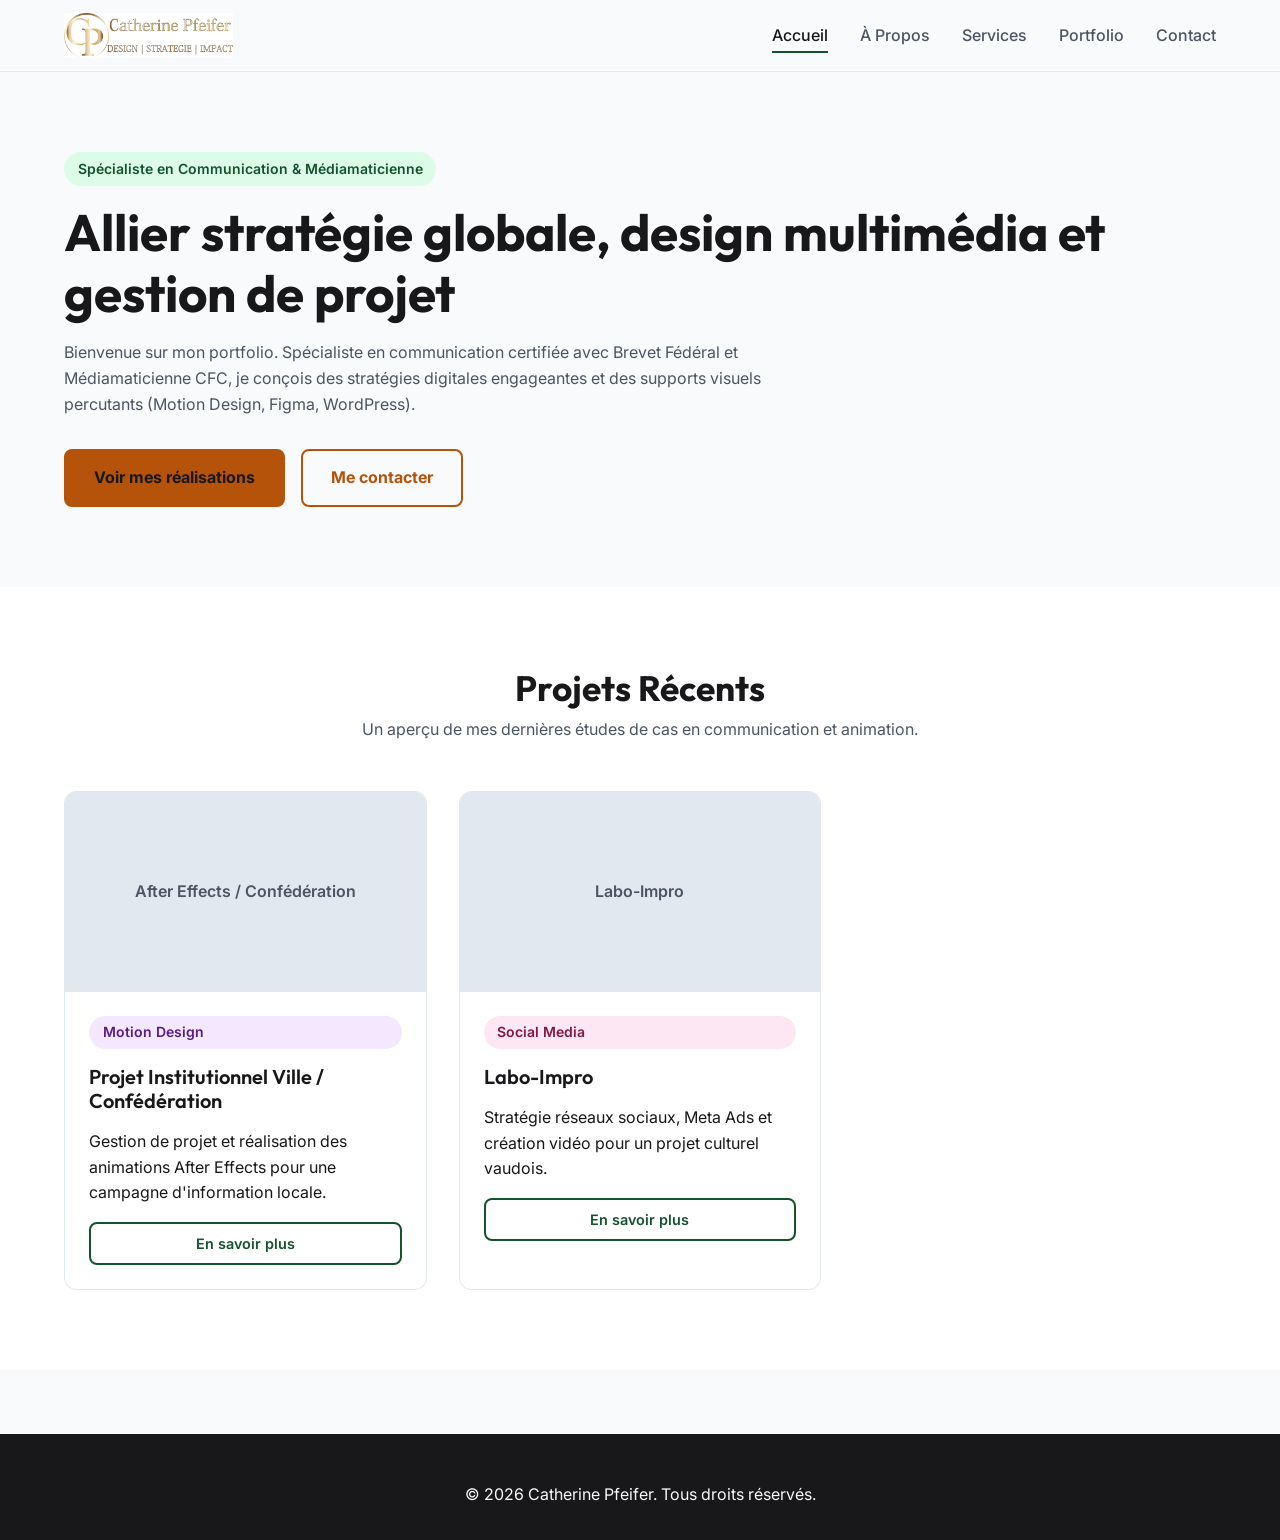
<file: index.html>
<!DOCTYPE html>
<html lang="fr">
<head>
  <meta charset="UTF-8">
  <meta name="viewport" content="width=device-width, initial-scale=1.0">
  <!-- SEO METADATA -->
  <title>Catherine Pfeifer | Spécialiste en Communication & Médiamaticienne Lausanne</title>
  <meta name="description" content="Portfolio de Catherine Pfeifer, spécialiste en communication brevetée et médiamaticienne CFC à Lausanne. Expertises : motion design, stratégie de communication et web.">
  <link rel="stylesheet" href="css/style.css">
  <link rel="preconnect" href="https://fonts.googleapis.com">
  <link href="https://fonts.googleapis.com/css2?family=Inter:wght@400;500;600;700&family=Outfit:wght@500;600;700&display=swap" rel="stylesheet">
</head>
<body>

  <header class="site-header">
    <div class="container header-inner">
      <a href="index.html" class="brand-logo">
        <img src="images/CP_2_banniere_blanc.jpg" alt="Catherine Pfeifer - Interactive Media Design & Digital Strategy" style="height: 45px; width: auto; display: block;">
      </a>
      <button class="nav-toggle" aria-label="Menu"><span class="hamburger"></span></button>
      <nav>
        <ul class="nav-menu">
          <li><a href="index.html" class="nav-link active">Accueil</a></li>
          <li><a href="a_propos.html" class="nav-link">À Propos</a></li>
          <li><a href="services.html" class="nav-link">Services</a></li>
          <li><a href="portfolio.html" class="nav-link">Portfolio</a></li>
          <li><a href="contact.html" class="nav-link">Contact</a></li>
        </ul>
      </nav>
    </div>
  </header>

  <main>
    <section class="section">
      <div class="container">
        <span class="badge badge-green">Spécialiste en Communication &amp; Médiamaticienne</span>
        <h1 style="margin-top:1rem;">Allier stratégie globale, design multimédia et gestion de projet</h1>
        <p style="margin-top:1rem; max-width: 700px; color: var(--text-muted);">
          Bienvenue sur mon portfolio. Spécialiste en communication certifiée avec Brevet Fédéral et Médiamaticienne CFC, je conçois des stratégies digitales engageantes et des supports visuels percutants (Motion Design, Figma, WordPress).
        </p>
        <div style="margin-top: 2rem; display: flex; gap: 1rem; flex-wrap: wrap;">
  <!-- Bouton 1 : Or Plein -->
  <a href="portfolio.html" class="btn btn-gold-fill">Voir mes réalisations</a>
  
  <!-- Bouton 2 : Contour Or -->
  <a href="contact.html" class="btn btn-gold-outline">Me contacter</a>
</div>
      </div>
    </section>

    <!-- Aperçu des Projets Phares -->
    <section class="section" style="background: var(--bg-surface);">
      <div class="container">
        <div class="section-title">
          <h2>Projets Récents</h2>
          <p>Un aperçu de mes dernières études de cas en communication et animation.</p>
        </div>
        <div class="projects-grid">
          <article class="project-card">
            <div class="project-thumb"><span>After Effects / Confédération</span></div>
            <div class="project-content">
              <span class="badge badge-purple">Motion Design</span>
              <h3>Projet Institutionnel Ville / Confédération</h3>
              <p>Gestion de projet et réalisation des animations After Effects pour une campagne d'information locale.</p>
              <a href="portfolio.html" class="btn btn-outline" style="padding: 0.5rem 1rem; font-size: 0.9rem;">En savoir plus</a>
            </div>
          </article>
          <article class="project-card">
            <div class="project-thumb"><span>Labo-Impro</span></div>
            <div class="project-content">
              <span class="badge badge-pink">Social Media</span>
              <h3>Labo-Impro</h3>
              <p>Stratégie réseaux sociaux, Meta Ads et création vidéo pour un projet culturel vaudois.</p>
              <a href="portfolio.html" class="btn btn-outline" style="padding: 0.5rem 1rem; font-size: 0.9rem;">En savoir plus</a>
            </div>
          </article>
        </div>
      </div>
    </section>
  </main>

  <footer class="site-footer">
    <div class="container footer-content">
      <p>&copy; 2026 Catherine Pfeifer. Tous droits réservés.</p>
    </div>
  </footer>

  <script src="js/main.js"></script>
</body>
</html>
</file>
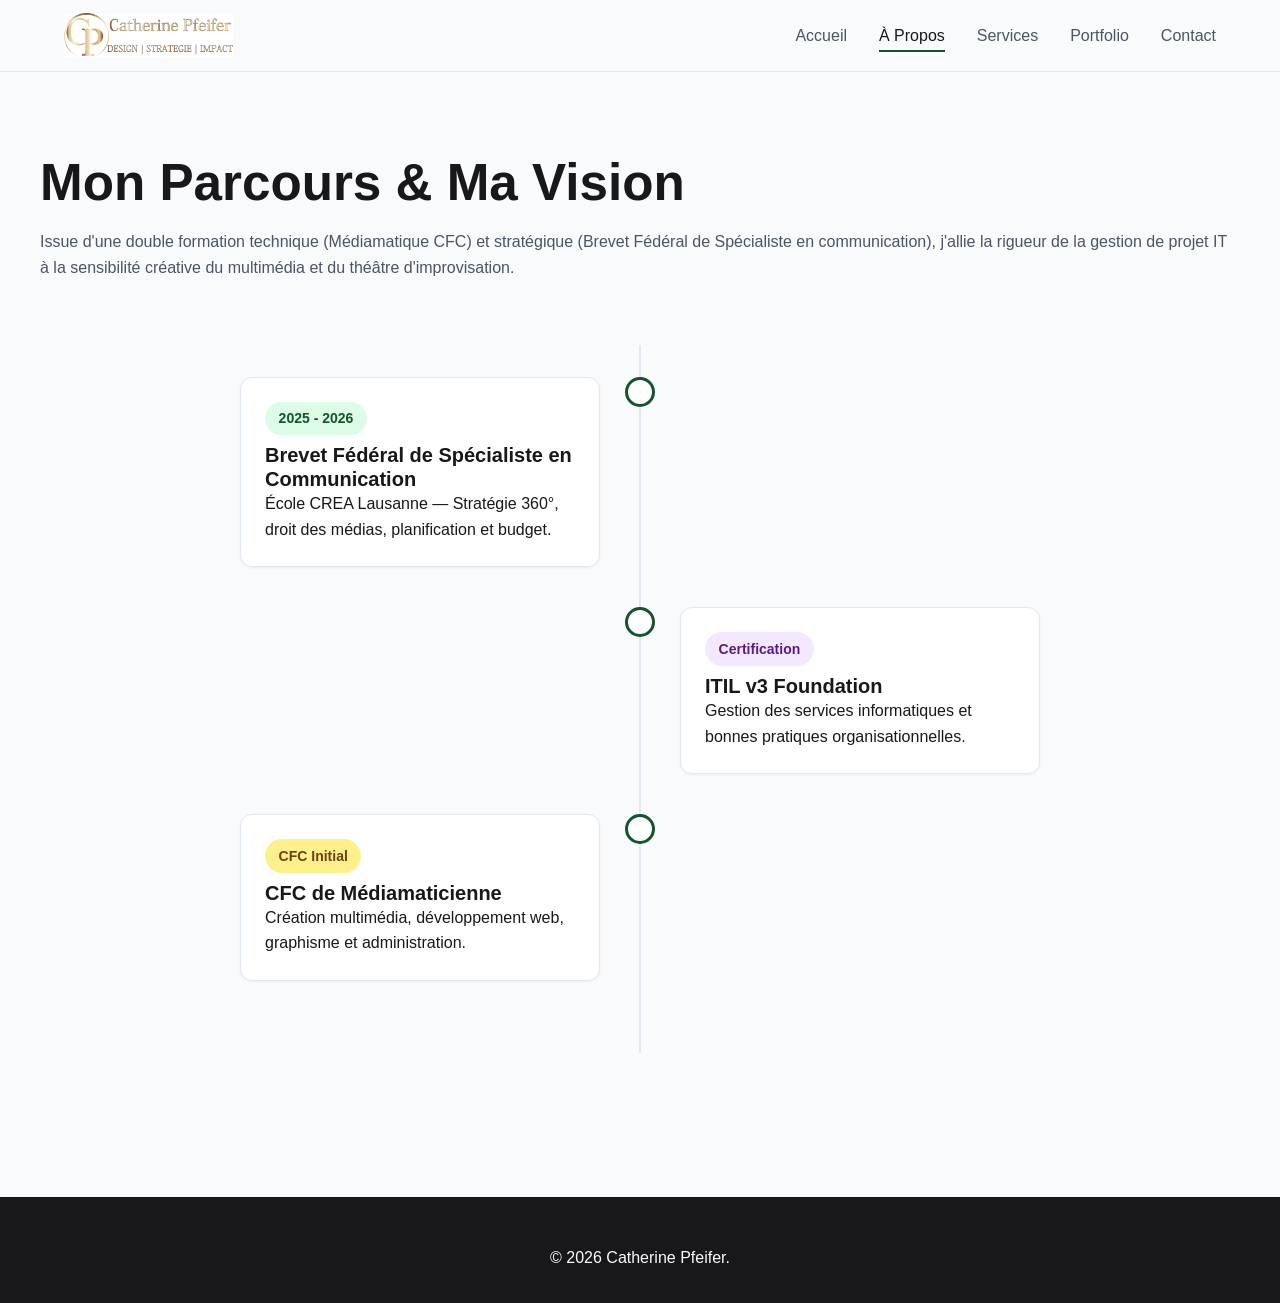
<file: a_propos.html>
<!DOCTYPE html>
<html lang="fr">
<head>
  <meta charset="UTF-8">
  <meta name="viewport" content="width=device-width, initial-scale=1.0">
  <title>À Propos | Catherine Pfeifer - Médiamaticienne &amp; Communication</title>
  <meta name="description" content="Découvrez le parcours de Catherine Pfeifer : Brevet Fédéral de Spécialiste en communication, CFC de Médiamaticienne et certification ITIL v3.">
  <link rel="stylesheet" href="css/style.css">
</head>
<body>

  <header class="site-header">
    <div class="container header-inner">
     <a href="index.html" class="brand-logo">
        <img src="images/CP_2_banniere_blanc.jpg" alt="Catherine Pfeifer - Interactive Media Design & Digital Strategy" style="height: 45px; width: auto; display: block;">
      </a>
      <nav>
        <ul class="nav-menu">
          <li><a href="index.html" class="nav-link">Accueil</a></li>
          <li><a href="a_propos.html" class="nav-link active">À Propos</a></li>
          <li><a href="services.html" class="nav-link">Services</a></li>
          <li><a href="portfolio.html" class="nav-link">Portfolio</a></li>
          <li><a href="contact.html" class="nav-link">Contact</a></li>
        </ul>
      </nav>
    </div>
  </header>

  <main class="container section">
    <h1>Mon Parcours &amp; Ma Vision</h1>
    <p style="margin-top:1rem; color: var(--text-muted);">
      Issue d'une double formation technique (Médiamatique CFC) et stratégique (Brevet Fédéral de Spécialiste en communication), j'allie la rigueur de la gestion de projet IT à la sensibilité créative du multimédia et du théâtre d'improvisation.
    </p>

    <!-- Timeline des diplômes -->
    <div class="timeline" style="margin-top: 4rem;">
      <div class="timeline-item">
        <div class="timeline-badge"></div>
        <div class="timeline-panel">
          <span class="badge badge-green">2025 - 2026</span>
          <h3 style="margin-top:0.5rem;">Brevet Fédéral de Spécialiste en Communication</h3>
          <p>École CREA Lausanne — Stratégie 360°, droit des médias, planification et budget.</p>
        </div>
      </div>
      <div class="timeline-item">
        <div class="timeline-badge"></div>
        <div class="timeline-panel">
          <span class="badge badge-purple">Certification</span>
          <h3 style="margin-top:0.5rem;">ITIL v3 Foundation</h3>
          <p>Gestion des services informatiques et bonnes pratiques organisationnelles.</p>
        </div>
      </div>
      <div class="timeline-item">
        <div class="timeline-badge"></div>
        <div class="timeline-panel">
          <span class="badge badge-yellow">CFC Initial</span>
          <h3 style="margin-top:0.5rem;">CFC de Médiamaticienne</h3>
          <p>Création multimédia, développement web, graphisme et administration.</p>
        </div>
      </div>
    </div>
  </main>

  <footer class="site-footer">
    <div class="container footer-content"><p>&copy; 2026 Catherine Pfeifer.</p></div>
  </footer>
  <script src="js/main.js"></script>
</body>
</html>
</file>
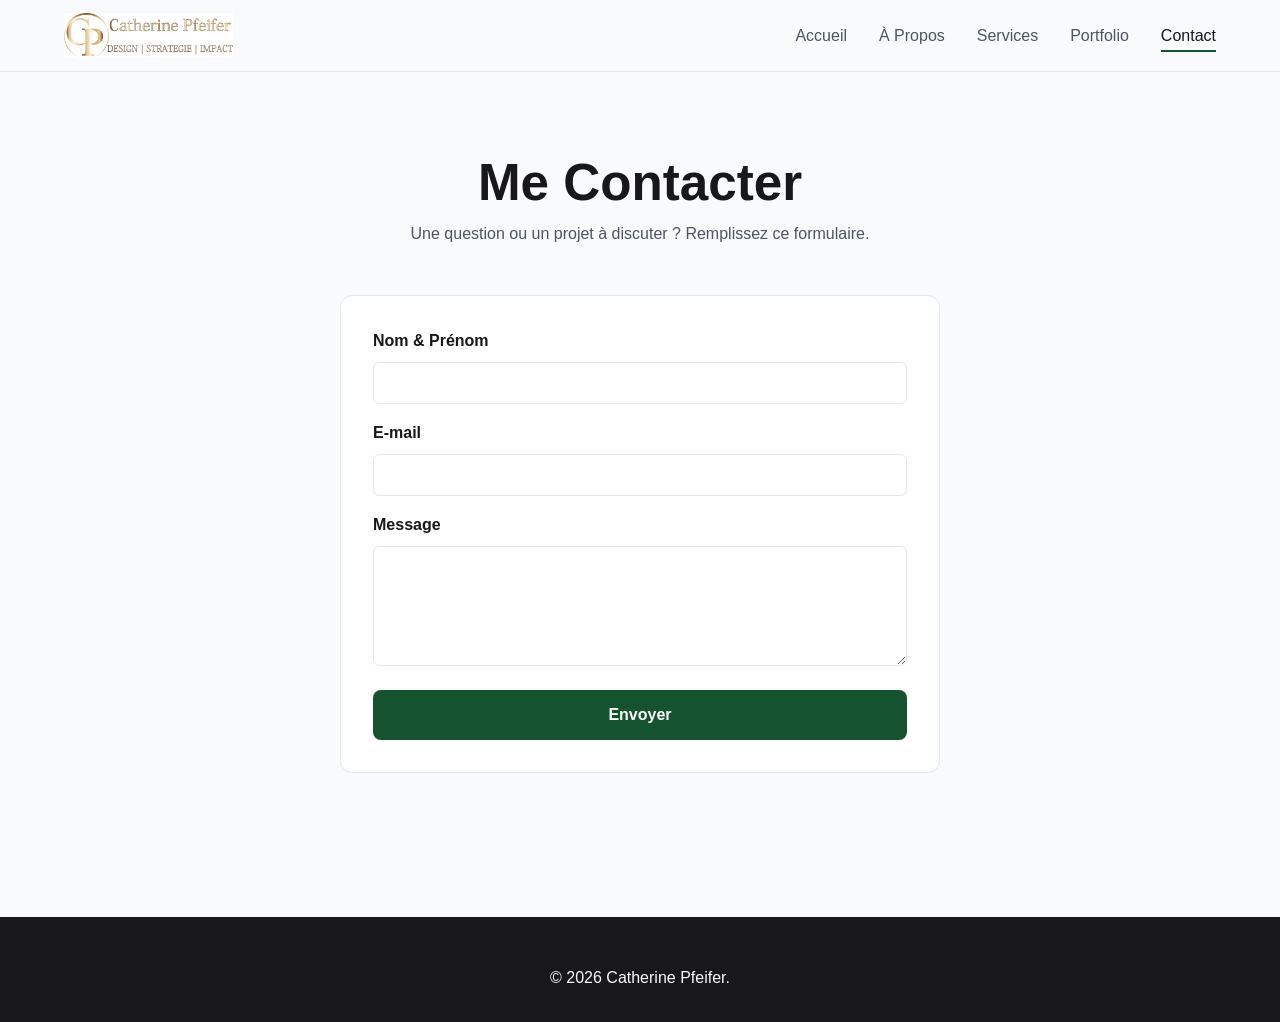
<file: contact.html>
<!DOCTYPE html>
<html lang="fr">
<head>
  <meta charset="UTF-8">
  <title>Contact | Catherine Pfeifer - Communication &amp; Multimédia</title>
  <meta name="description" content="Prenez contact avec Catherine Pfeifer à Lausanne pour vos projets de communication, vidéo ou web.">
  <link rel="stylesheet" href="css/style.css">
</head>
<body>

  <header class="site-header">
    <div class="container header-inner">
      <a href="index.html" class="brand-logo">
        <img src="images/CP_2_banniere_blanc.jpg" alt="Catherine Pfeifer - Interactive Media Design & Digital Strategy" style="height: 45px; width: auto; display: block;">
      </a>
      <nav>
        <ul class="nav-menu">
          <li><a href="index.html" class="nav-link">Accueil</a></li>
          <li><a href="a_propos.html" class="nav-link">À Propos</a></li>
          <li><a href="services.html" class="nav-link">Services</a></li>
          <li><a href="portfolio.html" class="nav-link">Portfolio</a></li>
          <li><a href="contact.html" class="nav-link active">Contact</a></li>
        </ul>
      </nav>
    </div>
  </header>

  <main class="container section">
    <div class="section-title">
      <h1>Me Contacter</h1>
      <p>Une question ou un projet à discuter ? Remplissez ce formulaire.</p>
    </div>

    <form style="max-width: 600px; margin: 0 auto; background: white; padding: 2rem; border-radius: 12px; border: 1px solid var(--border-subtle);">
      <div style="margin-bottom: 1rem;">
        <label style="display:block; font-weight:600; margin-bottom: 0.5rem;">Nom &amp; Prénom</label>
        <input type="text" style="width: 100%; padding: 0.8rem; border: 1px solid var(--border-subtle); border-radius: 6px;" required>
      </div>
      <div style="margin-bottom: 1rem;">
        <label style="display:block; font-weight:600; margin-bottom: 0.5rem;">E-mail</label>
        <input type="email" style="width: 100%; padding: 0.8rem; border: 1px solid var(--border-subtle); border-radius: 6px;" required>
      </div>
      <div style="margin-bottom: 1rem;">
        <label style="display:block; font-weight:600; margin-bottom: 0.5rem;">Message</label>
        <textarea style="width: 100%; padding: 0.8rem; border: 1px solid var(--border-subtle); border-radius: 6px; min-height: 120px;" required></textarea>
      </div>
      <button type="submit" class="btn btn-primary" style="width: 100%;">Envoyer</button>
    </form>
  </main>

  <footer class="site-footer">
    <div class="container footer-content"><p>&copy; 2026 Catherine Pfeifer.</p></div>
  </footer>
  <script src="js/main.js"></script>
</body>
</html>
</file>
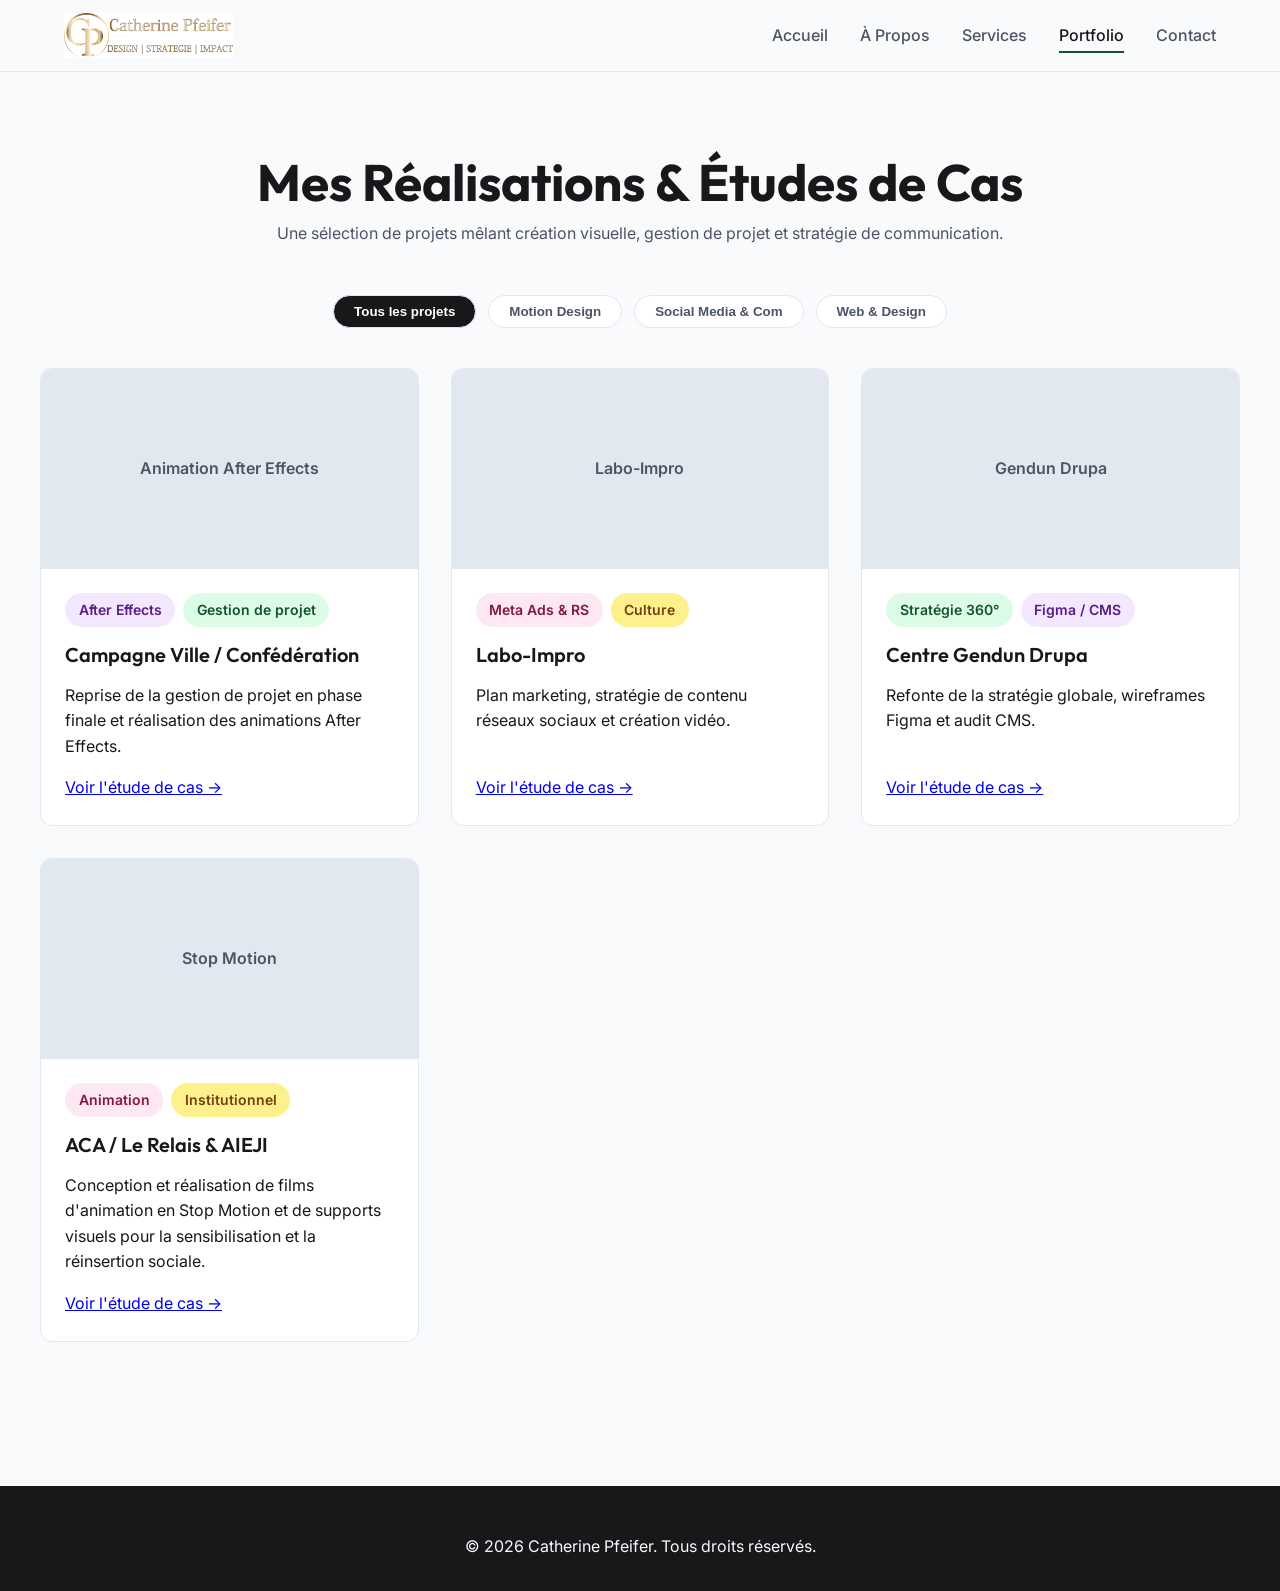
<file: portfolio.html>
<!DOCTYPE html>
<html lang="fr">
<head>
  <meta charset="UTF-8">
  <meta name="viewport" content="width=device-width, initial-scale=1.0">
  <!-- SEO METADATA -->
  <title>Portfolio & Réalisations | Catherine Pfeifer - Communication & Motion Design</title>
  <meta name="description" content="Découvrez les réalisations et études de cas de Catherine Pfeifer : vidéos motion design After Effects, stratégies réseaux sociaux, campagnes et projets web.">
  <link rel="stylesheet" href="css/style.css">
  <link rel="preconnect" href="https://fonts.googleapis.com">
  <link href="https://fonts.googleapis.com/css2?family=Inter:wght@400;500;600;700&family=Outfit:wght@500;600;700&display=swap" rel="stylesheet">
</head>
<body>

  <!-- EN-TETE ET NAVIGATION -->
  <header class="site-header">
    <div class="container header-inner">
      <a href="index.html" class="brand-logo">
        <img src="images/CP_2_banniere_blanc.jpg" alt="Catherine Pfeifer - Interactive Media Design & Digital Strategy" style="height: 45px; width: auto; display: block;">
      </a>
      <button class="nav-toggle" aria-label="Menu de navigation"><span class="hamburger"></span></button>
      <nav>
        <ul class="nav-menu">
          <li><a href="index.html" class="nav-link">Accueil</a></li>
          <li><a href="a_propos.html" class="nav-link">À Propos</a></li>
          <li><a href="services.html" class="nav-link">Services</a></li>
          <li><a href="portfolio.html" class="nav-link active">Portfolio</a></li>
          <li><a href="contact.html" class="nav-link">Contact</a></li>
        </ul>
      </nav>
    </div>
  </header>

  <main class="container section">
    <div class="section-title">
      <h1>Mes Réalisations &amp; Études de Cas</h1>
      <p>Une sélection de projets mêlant création visuelle, gestion de projet et stratégie de communication.</p>
    </div>

    <!-- Barre de Filtres -->
    <div class="filter-bar" style="display: flex; justify-content: center; gap: 0.75rem; flex-wrap: wrap; margin-bottom: 2.5rem;">
      <button class="filter-btn active" data-filter="all" style="padding: 0.5rem 1.25rem; border-radius: 50px; border: 1px solid var(--border-subtle); background: var(--text-main); color: white; cursor: pointer; font-weight: 600;">Tous les projets</button>
      <button class="filter-btn" data-filter="motion" style="padding: 0.5rem 1.25rem; border-radius: 50px; border: 1px solid var(--border-subtle); background: white; color: var(--text-muted); cursor: pointer; font-weight: 600;">Motion Design</button>
      <button class="filter-btn" data-filter="social" style="padding: 0.5rem 1.25rem; border-radius: 50px; border: 1px solid var(--border-subtle); background: white; color: var(--text-muted); cursor: pointer; font-weight: 600;">Social Media &amp; Com</button>
      <button class="filter-btn" data-filter="web" style="padding: 0.5rem 1.25rem; border-radius: 50px; border: 1px solid var(--border-subtle); background: white; color: var(--text-muted); cursor: pointer; font-weight: 600;">Web &amp; Design</button>
    </div>

    <!-- Grille de Projets -->
    <div class="projects-grid">
      
<!-- Projet 1 : Ville / Confédération -->
<article class="project-card" data-category="motion">
  <div class="project-thumb"><span>Animation After Effects</span></div>
  <div class="project-content">
    <div style="display: flex; gap: 0.5rem; flex-wrap: wrap;">
      <span class="badge badge-purple">After Effects</span>
      <span class="badge badge-green">Gestion de projet</span>
    </div>
    <h3>Campagne Ville / Confédération</h3>
    <p>Reprise de la gestion de projet en phase finale et réalisation des animations After Effects.</p>
    <a href="projet-ville-confederation.html" class="project-link" style="margin-top: auto;">Voir l'étude de cas &rarr;</a>
  </div>
</article>

<!-- Projet 2 : Labo-Impro -->
<article class="project-card" data-category="social">
  <div class="project-thumb"><span>Labo-Impro</span></div>
  <div class="project-content">
    <div style="display: flex; gap: 0.5rem; flex-wrap: wrap;">
      <span class="badge badge-pink">Meta Ads &amp; RS</span>
      <span class="badge badge-yellow">Culture</span>
    </div>
    <h3>Labo-Impro</h3>
    <p>Plan marketing, stratégie de contenu réseaux sociaux et création vidéo.</p>
    <a href="projet-labo-impro.html" class="project-link" style="margin-top: auto;">Voir l'étude de cas &rarr;</a>
  </div>
</article>

<!-- Projet 3 : Gendun Drupa -->
<article class="project-card" data-category="web social">
  <div class="project-thumb">
<span>Gendun Drupa</span></div>
  <div class="project-content">
    <div style="display: flex; gap: 0.5rem; flex-wrap: wrap;">
      <span class="badge badge-green">Stratégie 360°</span>
      <span class="badge badge-purple">Figma / CMS</span>
    </div>
    <h3>Centre Gendun Drupa</h3>
    <p>Refonte de la stratégie globale, wireframes Figma et audit CMS.</p>
    <a href="projet-gendun-drupa.html" class="project-link" style="margin-top: auto;">Voir l'étude de cas &rarr;</a>
  </div>
</article>

      <!-- Projet 4 : ACA / Le Relais -->
      <article class="project-card" data-category="motion">
        <div class="project-thumb">
          <span>Stop Motion</span>
        </div>
        <div class="project-content">
          <div style="display: flex; gap: 0.5rem; flex-wrap: wrap;">
            <span class="badge badge-pink">Animation</span>
            <span class="badge badge-yellow">Institutionnel</span>
          </div>
          <h3>ACA / Le Relais &amp; AIEJI</h3>
          <p>Conception et réalisation de films d'animation en Stop Motion et de supports visuels pour la sensibilisation et la réinsertion sociale.</p>
 <a href="projet-aca.html" class="project-link" style="margin-top: auto;">Voir l'étude de cas &rarr;</a>
        </div>
      </article>

    </div>
  </main>

  <footer class="site-footer">
    <div class="container footer-content">
      <p>&copy; 2026 Catherine Pfeifer. Tous droits réservés.</p>
    </div>
  </footer>

  <!-- SCRIPT DU FILTRE DYNAMIQUE -->
  <script>
  document.addEventListener('DOMContentLoaded', () => {
    const filterBtns = document.querySelectorAll('.filter-btn');
    const projectCards = document.querySelectorAll('.project-card');

    // Fonction pour appliquer un filtre
    function applyFilter(filterValue) {
      filterBtns.forEach(btn => {
        if (btn.getAttribute('data-filter') === filterValue) {
          btn.style.background = 'var(--text-main)';
          btn.style.color = 'white';
          btn.classList.add('active');
        } else {
          btn.style.background = 'white';
          btn.style.color = 'var(--text-muted)';
          btn.classList.remove('active');
        }
      });

      projectCards.forEach(card => {
        const categories = card.getAttribute('data-category').split(' ');
        if (filterValue === 'all' || categories.includes(filterValue)) {
          card.style.display = 'flex';
        } else {
          card.style.display = 'none';
        }
      });
    }

    // 1. Gestion des clics sur les boutons de filtre
    filterBtns.forEach(btn => {
      btn.addEventListener('click', () => {
        const filterValue = btn.getAttribute('data-filter');
        applyFilter(filterValue);
      });
    });

    // 2. Lecture du paramètre URL "filter" (ex: portfolio.html?filter=motion)
    const urlParams = new URLSearchParams(window.location.search);
    const filterParam = urlParams.get('filter');

    if (filterParam) {
      applyFilter(filterParam);
    }
  });
</script>
  <script src="js/main.js"></script>
</body>
</html>
</file>
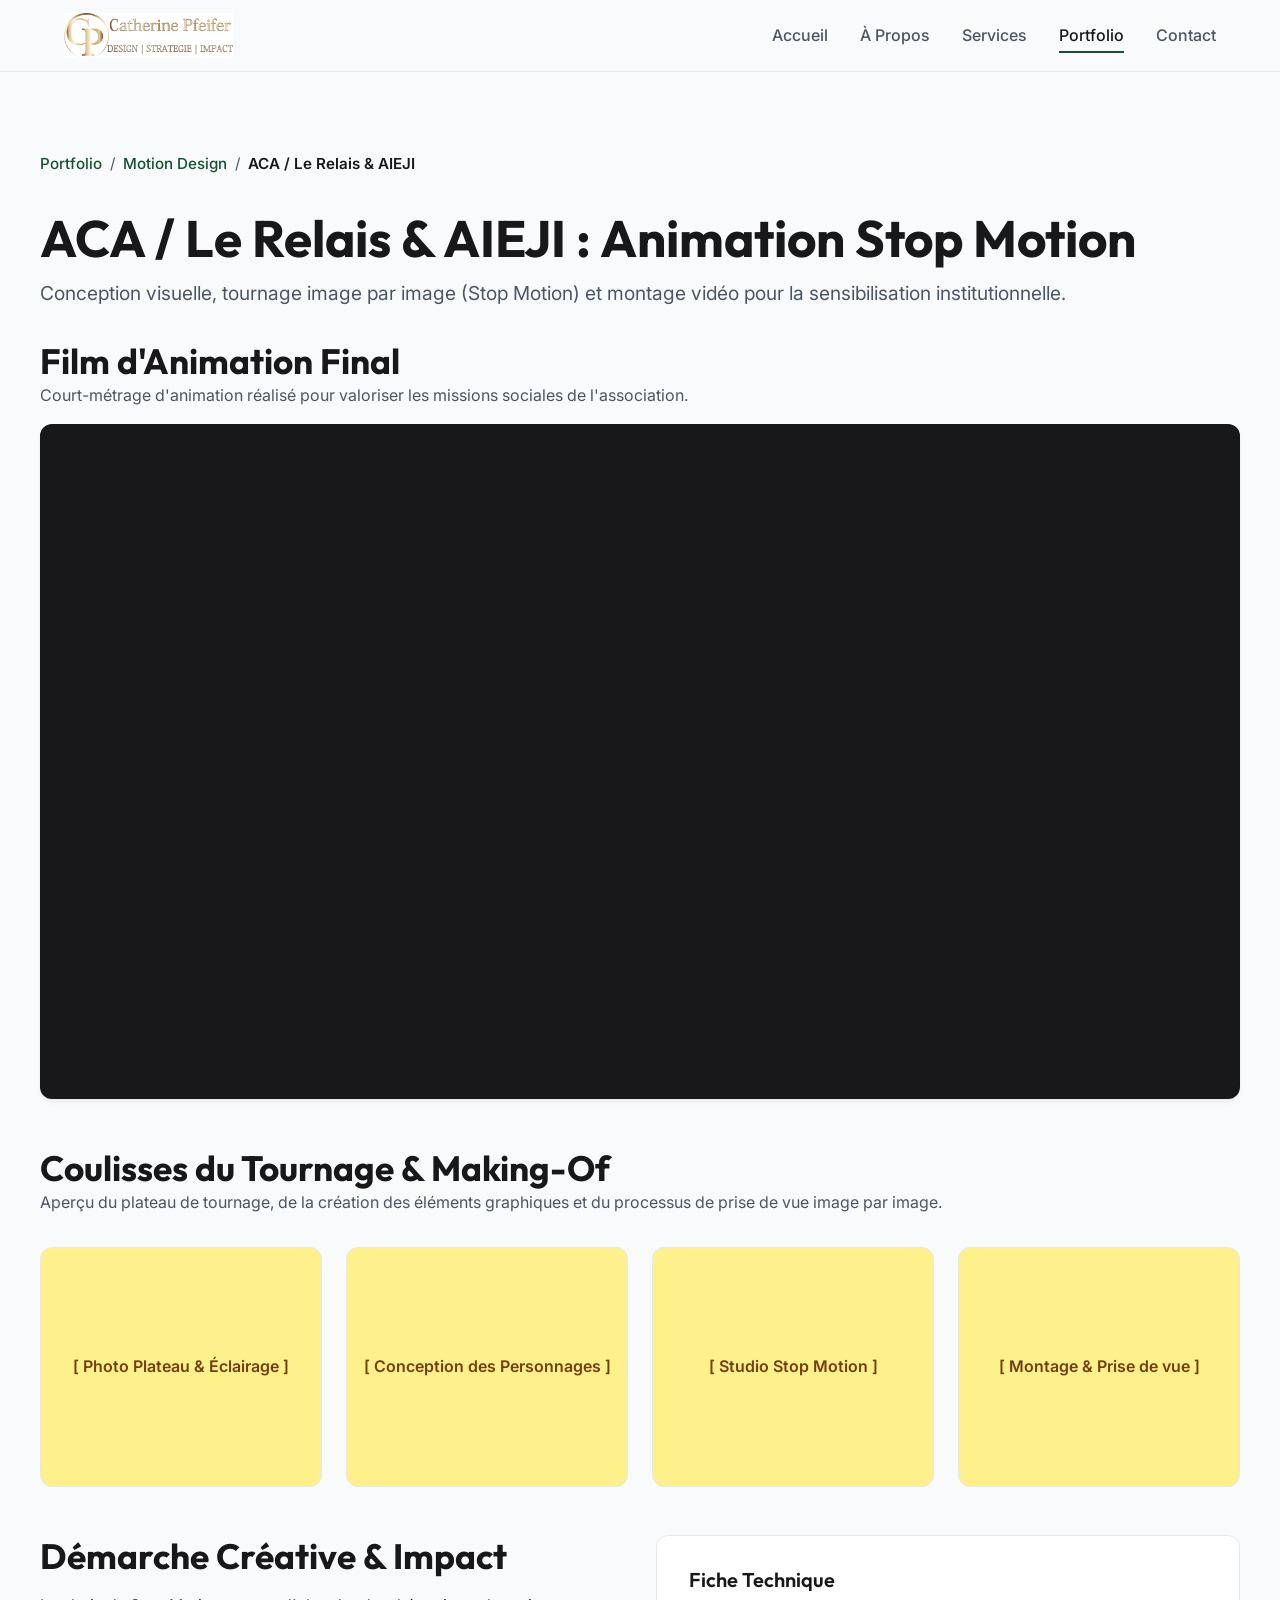
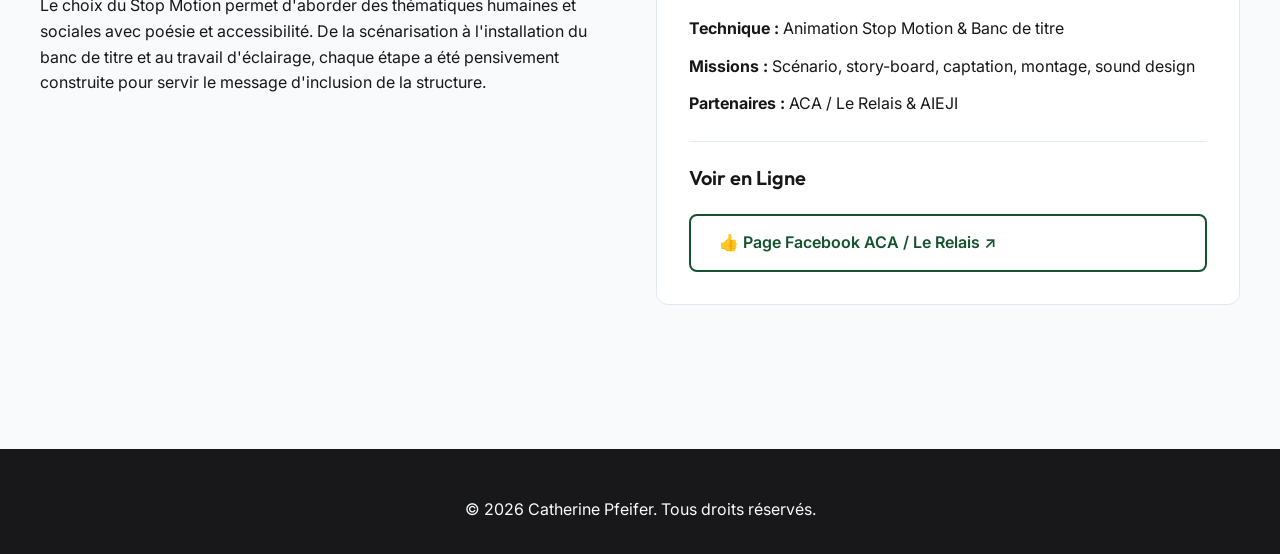
<file: projet-aca.html>
<html lang="fr">
<head>
  <meta charset="UTF-8">
  <meta name="viewport" content="width=device-width, initial-scale=1.0">
  <!-- SEO METADATA -->
  <title>ACA / Le Relais & AIEJI | Films Stop Motion & Coulisses - Catherine Pfeifer</title>
  <meta name="description" content="Étude de cas ACA / Le Relais & AIEJI : Conception et réalisation de films d'animation en Stop Motion, photos de tournage et sensibilisation institutionnelle.">
  <link rel="stylesheet" href="css/style.css">
  <link rel="preconnect" href="https://fonts.googleapis.com">
  <link href="https://fonts.googleapis.com/css2?family=Inter:wght@400;500;600;700&amp;family=Outfit:wght@500;600;700&amp;display=swap" rel="stylesheet">
  <style>
    /* Fil d'Ariane */
    .breadcrumb { 
      display: flex; 
      gap: 0.5rem; 
      color: var(--text-muted); 
      margin-bottom: 2rem; 
      flex-wrap: wrap; 
      font-size: 0.95rem;
    }
    .breadcrumb a { color: var(--text-on-green); text-decoration: none; font-weight: 500; }
    .breadcrumb a:hover { text-decoration: underline; }
    .breadcrumb .current { font-weight: 600; color: var(--text-main); }

    /* Lecteur Vidéo Principal */
    .media-hero { 
      position: relative; 
      padding-bottom: 56.25%; 
      height: 0; 
      overflow: hidden; 
      border-radius: var(--radius-md); 
      background: #18181B; 
      margin-bottom: 2.5rem; 
      box-shadow: var(--shadow-md);
    }
    .media-hero iframe, .media-hero video { 
      position: absolute; 
      top: 0; 
      left: 0; 
      width: 100%; 
      height: 100%; 
      border: 0; 
    }

    /* Grille Photos de Tournage & Making-of */
    .gallery-grid { 
      display: grid; 
      grid-template-columns: repeat(auto-fit, minmax(240px, 1fr)); 
      gap: 1.5rem; 
      margin: 2rem 0; 
    }
    .gallery-item { 
      background: var(--bg-yellow-pastel); 
      border: 1px solid var(--border-subtle);
      height: 240px; 
      border-radius: var(--radius-md); 
      display: flex; 
      align-items: center; 
      justify-content: center; 
      font-weight: 600; 
      color: var(--text-on-yellow); 
      overflow: hidden; 
    }
    .gallery-item img { 
      width: 100%; 
      height: 100%; 
      object-fit: cover; 
    }
  </style>
</head>
<body>

  <!-- EN-TETE ET NAVIGATION -->
  <header class="site-header">
    <div class="container header-inner">
      <a href="index.html" class="brand-logo">
        <img src="images/CP_2_banniere_blanc.jpg" alt="Catherine Pfeifer - Interactive Media Design & Digital Strategy" style="height: 45px; width: auto; display: block;">
      </a>
      <button class="nav-toggle" aria-label="Menu de navigation"><span class="hamburger"></span></button>
      <nav>
        <ul class="nav-menu">
          <li><a href="index.html" class="nav-link">Accueil</a></li>
          <li><a href="a_propos.html" class="nav-link">À Propos</a></li>
          <li><a href="services.html" class="nav-link">Services</a></li>
          <li><a href="portfolio.html" class="nav-link active">Portfolio</a></li>
          <li><a href="contact.html" class="nav-link">Contact</a></li>
        </ul>
      </nav>
    </div>
  </header>

  <main class="container section">
    
    <!-- FIL D'ARIANE SEO -->
    <nav aria-label="Fil d'Ariane" class="breadcrumb">
      <a href="portfolio.html">Portfolio</a>
      <span>/</span>
      <a href="portfolio.html?filter=motion">Motion Design</a>
      <span>/</span>
      <span class="current">ACA / Le Relais &amp; AIEJI</span>
    </nav>

    <!-- TITRE ET DESCRIPTION -->
    <h1>ACA / Le Relais &amp; AIEJI : Animation Stop Motion</h1>
    <p style="font-size: 1.2rem; color: var(--text-muted); margin: 0.5rem 0 2rem 0;">
      Conception visuelle, tournage image par image (Stop Motion) et montage vidéo pour la sensibilisation institutionnelle.
    </p>

    <!-- LECTEUR VIDÉO PRINCIPAL -->
    <section>
      <h2>Film d'Animation Final</h2>
      <p style="color: var(--text-muted); margin-bottom: 1rem;">Court-métrage d'animation réalisé pour valoriser les missions sociales de l'association.</p>
      <div class="media-hero">
        <!-- Remplacez le lien par votre vidéo MP4 ou intégration YouTube/Vimeo -->
        <iframe src="https://www.youtube-nocookie.com/embed/dQw4w9WgXcQ" title="Film Stop Motion ACA Le Relais" allowfullscreen></iframe>
      </div>
    </section>

    <!-- GALERIE DES COULISSES ET TOURNAGE -->
    <section style="margin-top: 3rem;">
      <h2>Coulisses du Tournage &amp; Making-Of</h2>
      <p style="color: var(--text-muted);">Aperçu du plateau de tournage, de la création des éléments graphiques et du processus de prise de vue image par image.</p>
      <div class="gallery-grid">
        <div class="gallery-item">[ Photo Plateau &amp; Éclairage ]</div>
        <div class="gallery-item">[ Conception des Personnages ]</div>
        <div class="gallery-item">[ Studio Stop Motion ]</div>
        <div class="gallery-item">[ Montage &amp; Prise de vue ]</div>
      </div>
    </section>

    <!-- FICHE TECHNIQUE ET LIENS SOCIAUX -->
    <section style="margin-top: 3rem; display: grid; grid-template-columns: repeat(auto-fit, minmax(300px, 1fr)); gap: 2rem;">
      
      <div>
        <h2>Démarche Créative &amp; Impact</h2>
        <p style="margin-top: 1rem;">
          Le choix du Stop Motion permet d'aborder des thématiques humaines et sociales avec poésie et accessibilité. De la scénarisation à l'installation du banc de titre et au travail d'éclairage, chaque étape a été pensivement construite pour servir le message d'inclusion de la structure.
        </p>
      </div>

      <div style="background: white; padding: 2rem; border-radius: var(--radius-md); border: 1px solid var(--border-subtle); display: flex; flex-direction: column; gap: 1.5rem;">
        <h3>Fiche Technique</h3>
        <ul style="list-style: none; display: flex; flex-direction: column; gap: 0.75rem;">
          <li><strong>Technique :</strong> Animation Stop Motion &amp; Banc de titre</li>
          <li><strong>Missions :</strong> Scénario, story-board, captation, montage, sound design</li>
          <li><strong>Partenaires :</strong> ACA / Le Relais &amp; AIEJI</li>
        </ul>

        <hr style="border: 0; border-top: 1px solid var(--border-subtle);">

        <h3>Voir en Ligne</h3>
        <div>
          <a href="https://facebook.com" target="_blank" rel="noopener noreferrer" class="btn btn-outline" style="width: 100%; justify-content: flex-start;">
            👍 Page Facebook ACA / Le Relais &nearr;
          </a>
        </div>
      </div>

    </section>

  </main>

  <!-- PIED DE PAGE -->
  <footer class="site-footer">
    <div class="container footer-content">
      <p>&copy; 2026 Catherine Pfeifer. Tous droits réservés.</p>
    </div>
  </footer>

  <script src="js/main.js"></script>
</body>
</html>
</file>
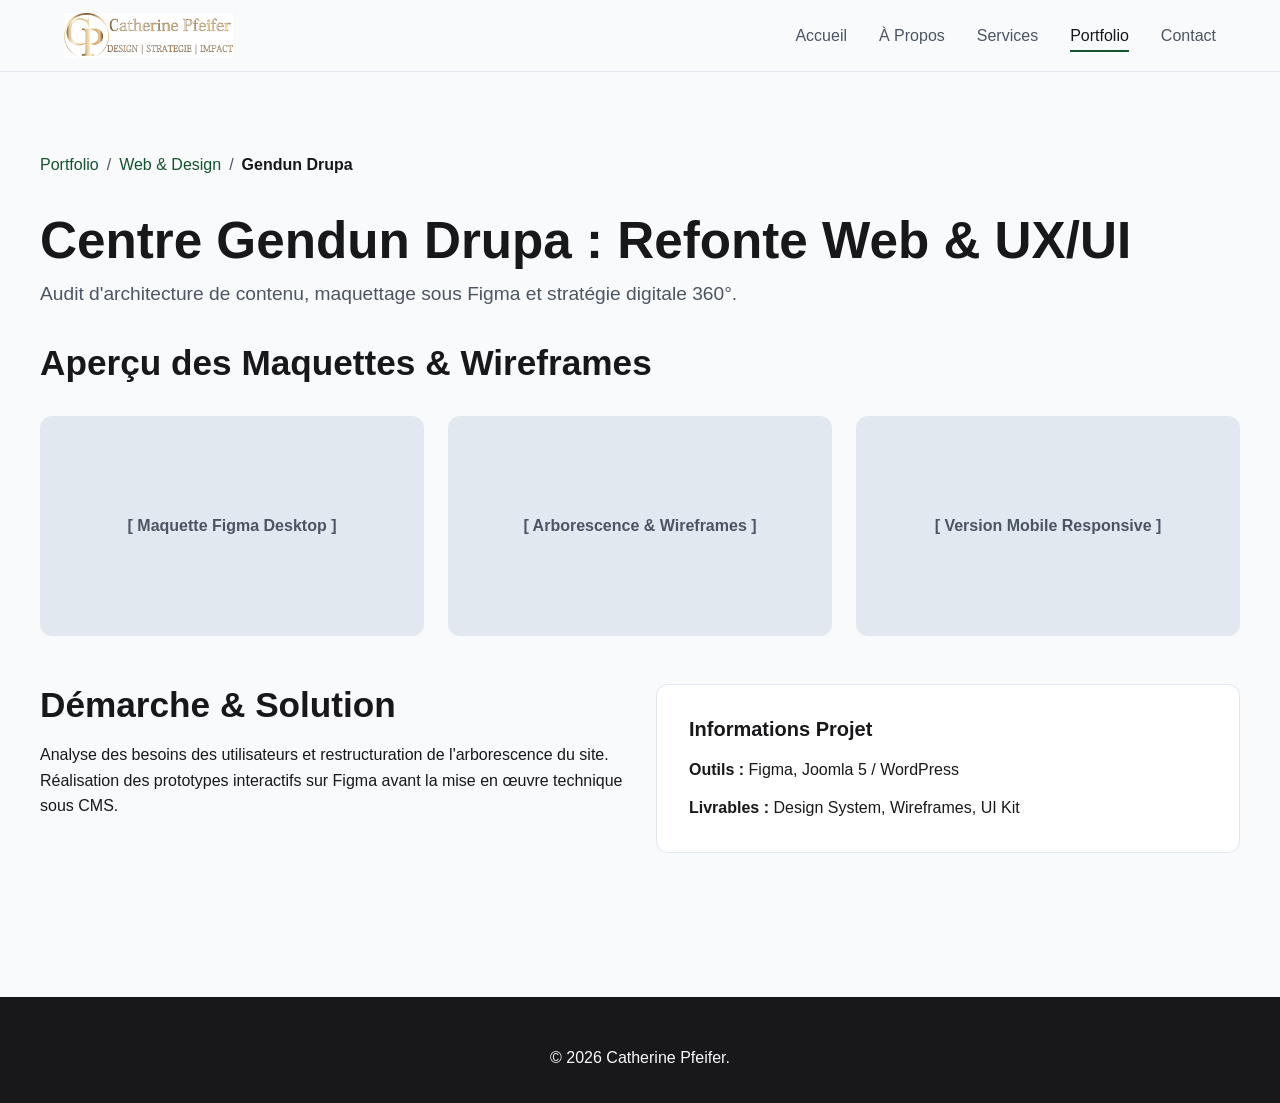
<file: projet-gendun-drupa.html>
<!DOCTYPE html>
<html lang="fr">
<head>
  <meta charset="UTF-8">
  <meta name="viewport" content="width=device-width, initial-scale=1.0">
  <title>Refonte Web Gendun Drupa | UX/UI & Strategy - Catherine Pfeifer</title>
  <meta name="description" content="Étude de cas : Audit CMS, wireframing sur Figma et refonte de la stratégie de communication du Centre Gendun Drupa.">
  <link rel="stylesheet" href="css/style.css">
  <style>
    .breadcrumb { display: flex; gap: 0.5rem; color: var(--text-muted); margin-bottom: 2rem; flex-wrap: wrap; }
    .breadcrumb a { color: var(--text-on-green); text-decoration: none; font-weight: 500; }
    .breadcrumb .current { font-weight: 600; color: var(--text-main); }
    
    /* Style Galerie d'images Web */
    .gallery-grid { display: grid; grid-template-columns: repeat(auto-fit, minmax(280px, 1fr)); gap: 1.5rem; margin-top: 2rem; }
    .gallery-item { background: #E2E8F0; height: 220px; border-radius: var(--radius-md); display: flex; align-items: center; justify-content: center; font-weight: 600; color: var(--text-muted); overflow: hidden; }
    .gallery-item img { width: 100%; height: 100%; object-fit: cover; }
  </style>
</head>
<body>

  <header class="site-header">
    <div class="container header-inner">
      <a href="index.html" class="brand-logo">
        <img src="images/CP_2_banniere_blanc.jpg" alt="Catherine Pfeifer - Interactive Media Design & Digital Strategy" style="height: 45px; width: auto; display: block;">
      </a>
      <nav>
        <ul class="nav-menu">
          <li><a href="index.html" class="nav-link">Accueil</a></li>
          <li><a href="a_propos.html" class="nav-link">À Propos</a></li>
          <li><a href="services.html" class="nav-link">Services</a></li>
          <li><a href="portfolio.html" class="nav-link active">Portfolio</a></li>
          <li><a href="contact.html" class="nav-link">Contact</a></li>
        </ul>
      </nav>
    </div>
  </header>

  <main class="container section">
    <!-- FIL D'ARIANE -->
    <nav aria-label="Fil d'Ariane" class="breadcrumb">
      <a href="portfolio.html">Portfolio</a>
      <span>/</span>
      <a href="portfolio.html?filter=web">Web &amp; Design</a>
      <span>/</span>
      <span class="current">Gendun Drupa</span>
    </nav>

    <h1>Centre Gendun Drupa : Refonte Web &amp; UX/UI</h1>
    <p style="font-size: 1.2rem; color: var(--text-muted); margin: 0.5rem 0 2rem 0;">
      Audit d'architecture de contenu, maquettage sous Figma et stratégie digitale 360°.
    </p>

    <!-- GALERIE DE MAQUETTES DE L'ETUDE DE CAS -->
    <h2>Aperçu des Maquettes &amp; Wireframes</h2>
    <div class="gallery-grid">
      <div class="gallery-item">[ Maquette Figma Desktop ]</div>
      <div class="gallery-item">[ Arborescence &amp; Wireframes ]</div>
      <div class="gallery-item">[ Version Mobile Responsive ]</div>
    </div>

    <!-- CONTENU DÉTAILLÉ -->
    <div style="margin-top: 3rem; display: grid; grid-template-columns: repeat(auto-fit, minmax(300px, 1fr)); gap: 2rem;">
      <div>
        <h2>Démarche &amp; Solution</h2>
        <p style="margin-top: 1rem;">
          Analyse des besoins des utilisateurs et restructuration de l'arborescence du site. Réalisation des prototypes interactifs sur Figma avant la mise en œuvre technique sous CMS.
        </p>
      </div>
      <div style="background: white; padding: 2rem; border-radius: var(--radius-md); border: 1px solid var(--border-subtle);">
        <h3>Informations Projet</h3>
        <ul style="list-style: none; margin-top: 1rem; display: flex; flex-direction: column; gap: 0.75rem;">
          <li><strong>Outils :</strong> Figma, Joomla 5 / WordPress</li>
          <li><strong>Livrables :</strong> Design System, Wireframes, UI Kit</li>
        </ul>
      </div>
    </div>
  </main>

  <footer class="site-footer"><div class="container footer-content"><p>&copy; 2026 Catherine Pfeifer.</p></div></footer>
  <script src="js/main.js"></script>
</body>
</html>
</file>
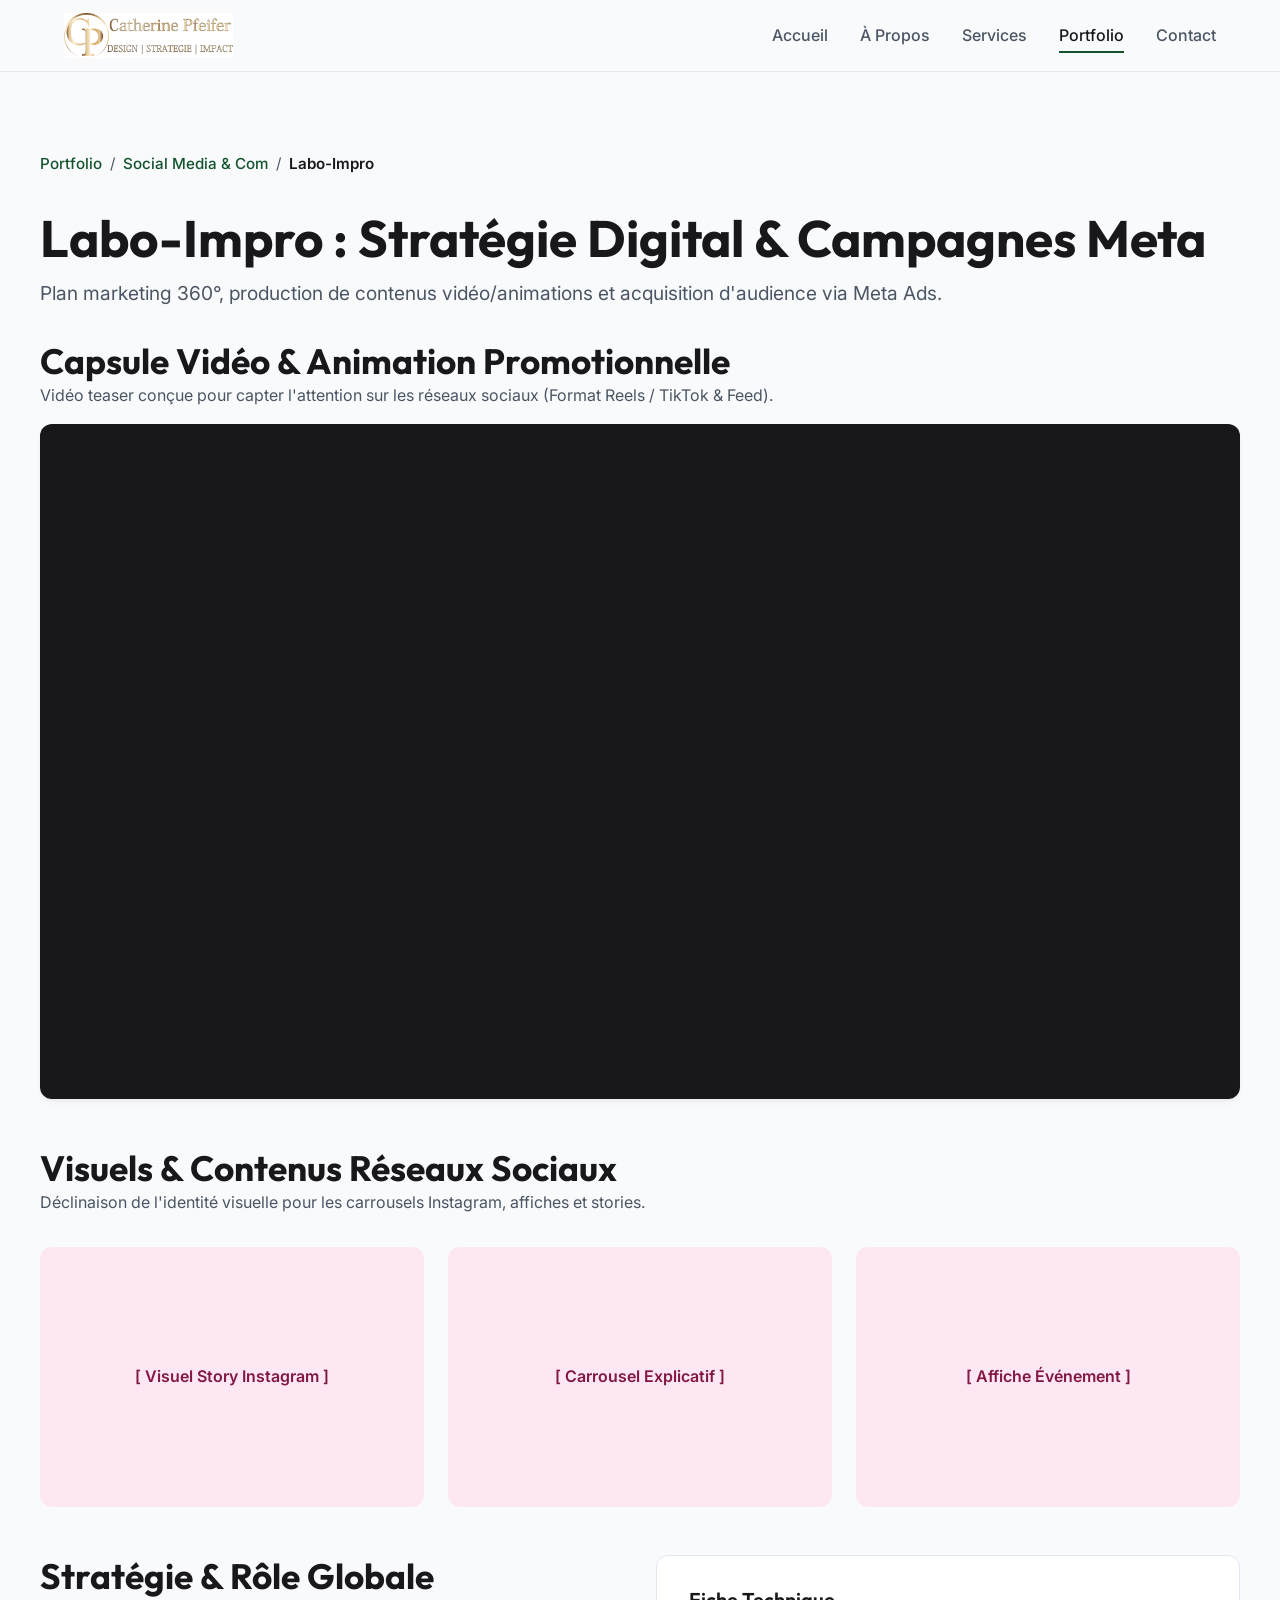
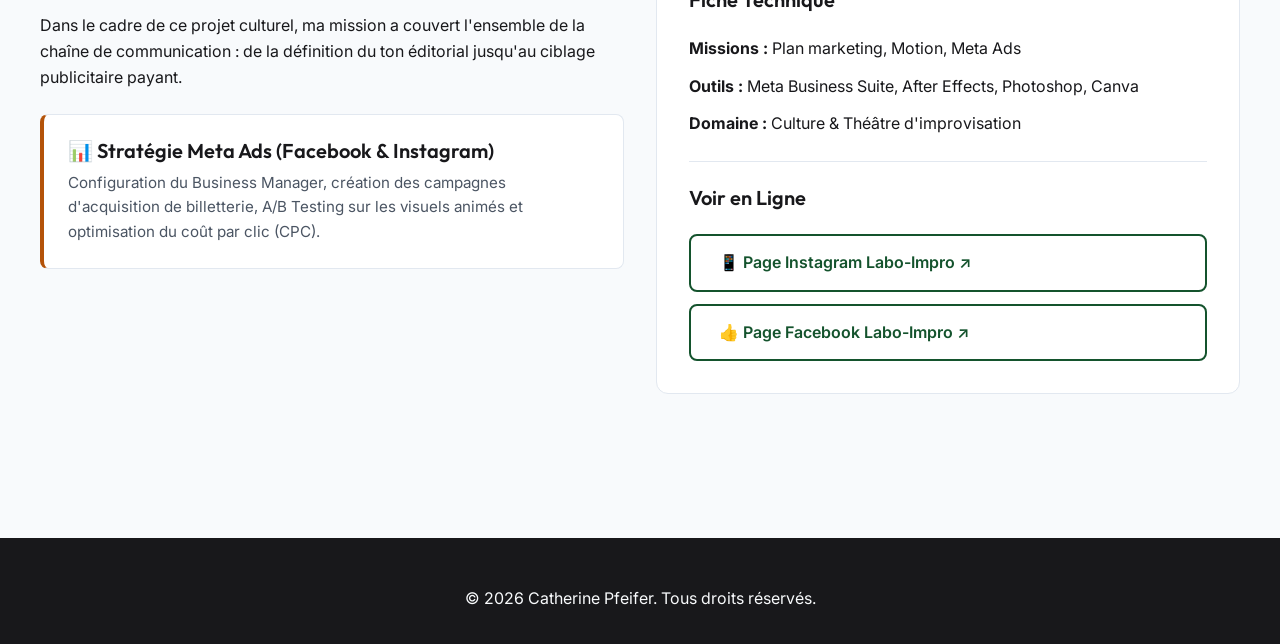
<file: projet-labo-impro.html>
<!DOCTYPE html>
<html lang="fr">
<head>
  <meta charset="UTF-8">
  <meta name="viewport" content="width=device-width, initial-scale=1.0">
  <!-- SEO METADATA -->
  <title>Labo-Impro | Stratégie Social Media, Meta Ads &amp; Vidéo - Catherine Pfeifer</title>
  <meta name="description" content="Étude de cas Labo-Impro : Élaboration du plan marketing, campagne Meta Ads, création de contenus vidéo/animations et gestion de la communauté culturelle.">
  <link rel="stylesheet" href="css/style.css">
  <link rel="preconnect" href="https://fonts.googleapis.com">
  <link href="https://fonts.googleapis.com/css2?family=Inter:wght@400;500;600;700&amp;family=Outfit:wght@500;600;700&amp;display=swap" rel="stylesheet">
  <style>
    /* Styles spécifiques pour l'étude de cas */
    .breadcrumb { 
      display: flex; 
      gap: 0.5rem; 
      color: var(--text-muted); 
      margin-bottom: 2rem; 
      flex-wrap: wrap; 
      font-size: 0.95rem;
    }
    .breadcrumb a { color: var(--text-on-green); text-decoration: none; font-weight: 500; }
    .breadcrumb a:hover { text-decoration: underline; }
    .breadcrumb .current { font-weight: 600; color: var(--text-main); }

    /* Conteneur Vidéo / Animation */
    .media-hero { 
      position: relative; 
      padding-bottom: 56.25%; 
      height: 0; 
      overflow: hidden; 
      border-radius: var(--radius-md); 
      background: #18181B; 
      margin-bottom: 2.5rem; 
      box-shadow: var(--shadow-md);
    }
    .media-hero iframe, .media-hero video { 
      position: absolute; 
      top: 0; 
      left: 0; 
      width: 100%; 
      height: 100%; 
      border: 0; 
    }

    /* Galerie d'images créatives */
    .gallery-grid { 
      display: grid; 
      grid-template-columns: repeat(auto-fit, minmax(240px, 1fr)); 
      gap: 1.5rem; 
      margin: 2rem 0; 
    }
    .gallery-item { 
      background: var(--bg-pink-pastel); 
      border: 1fr solid var(--border-subtle);
      height: 260px; 
      border-radius: var(--radius-md); 
      display: flex; 
      align-items: center; 
      justify-content: center; 
      font-weight: 600; 
      color: var(--text-on-pink); 
      overflow: hidden; 
    }
    .gallery-item img { 
      width: 100%; 
      height: 100%; 
      object-fit: cover; 
    }

    /* Carte Meta Ads & Liens réseaux */
    .meta-card {
      background: var(--bg-surface);
      border: 1px solid var(--border-subtle);
      border-left: 4px solid var(--accent-gold);
      padding: 1.5rem;
      border-radius: var(--radius-sm);
      margin-top: 1.5rem;
    }
  </style>
</head>
<body>

  <!-- EN-TETE ET NAVIGATION -->
  <header class="site-header">
    <div class="container header-inner">
      <a href="index.html" class="brand-logo">
        <img src="images/CP_2_banniere_blanc.jpg" alt="Catherine Pfeifer - Interactive Media Design & Digital Strategy" style="height: 45px; width: auto; display: block;">
      </a>
      <button class="nav-toggle" aria-label="Menu de navigation"><span class="hamburger"></span></button>
      <nav>
        <ul class="nav-menu">
          <li><a href="index.html" class="nav-link">Accueil</a></li>
          <li><a href="a_propos.html" class="nav-link">À Propos</a></li>
          <li><a href="services.html" class="nav-link">Services</a></li>
          <li><a href="portfolio.html" class="nav-link active">Portfolio</a></li>
          <li><a href="contact.html" class="nav-link">Contact</a></li>
        </ul>
      </nav>
    </div>
  </header>

  <main class="container section">
    
    <!-- FIL D'ARIANE SEO -->
    <nav aria-label="Fil d'Ariane" class="breadcrumb">
      <a href="portfolio.html">Portfolio</a>
      <span>/</span>
      <a href="portfolio.html?filter=social">Social Media &amp; Com</a>
      <span>/</span>
      <span class="current">Labo-Impro</span>
    </nav>

    <!-- TITRE & STRATÉGIE -->
    <h1>Labo-Impro : Stratégie Digital &amp; Campagnes Meta</h1>
    <p style="font-size: 1.2rem; color: var(--text-muted); margin: 0.5rem 0 2rem 0;">
      Plan marketing 360°, production de contenus vidéo/animations et acquisition d'audience via Meta Ads.
    </p>

    <!-- BLOC VIDÉO / ANIMATION PRINCIPALE -->
    <section>
      <h2>Capsule Vidéo &amp; Animation Promotionnelle</h2>
      <p style="color: var(--text-muted); margin-bottom: 1rem;">Vidéo teaser conçue pour capter l'attention sur les réseaux sociaux (Format Reels / TikTok &amp; Feed).</p>
      <div class="media-hero">
        <!-- Remplacez le lien par votre vidéo MP4 ou intégration YouTube/Vimeo -->
        <iframe src="https://www.youtube-nocookie.com/embed/dQw4w9WgXcQ" title="Vidéo promotionnelle Labo-Impro" allowfullscreen></iframe>
      </div>
    </section>

    <!-- GALERIE DES CRÉATIONS VISUELLES -->
    <section style="margin-top: 3rem;">
      <h2>Visuels &amp; Contenus Réseaux Sociaux</h2>
      <p style="color: var(--text-muted);">Déclinaison de l'identité visuelle pour les carrousels Instagram, affiches et stories.</p>
      <div class="gallery-grid">
        <div class="gallery-item">[ Visuel Story Instagram ]</div>
        <div class="gallery-item">[ Carrousel Explicatif ]</div>
        <div class="gallery-item">[ Affiche Événement ]</div>
      </div>
    </section>

    <!-- DÉTAILS STRATÉGIE & META ADS -->
    <section style="margin-top: 3rem; display: grid; grid-template-columns: repeat(auto-fit, minmax(300px, 1fr)); gap: 2rem;">
      
      <div>
        <h2>Stratégie &amp; Rôle Globale</h2>
        <p style="margin-top: 1rem;">
          Dans le cadre de ce projet culturel, ma mission a couvert l'ensemble de la chaîne de communication : de la définition du ton éditorial jusqu'au ciblage publicitaire payant.
        </p>
        
        <!-- Bloc d'information Meta Ads -->
        <div class="meta-card">
          <h3 style="display: flex; align-items: center; gap: 0.5rem; color: var(--text-main);">
            📊 Stratégie Meta Ads (Facebook &amp; Instagram)
          </h3>
          <p style="margin-top: 0.5rem; font-size: 0.95rem; color: var(--text-muted);">
            Configuration du Business Manager, création des campagnes d'acquisition de billetterie, A/B Testing sur les visuels animés et optimisation du coût par clic (CPC).
          </p>
        </div>
      </div>

      <!-- FICHE TECHNIQUE ET LIENS -->
      <div style="background: white; padding: 2rem; border-radius: var(--radius-md); border: 1px solid var(--border-subtle); display: flex; flex-direction: column; gap: 1.5rem;">
        <h3>Fiche Technique</h3>
        <ul style="list-style: none; display: flex; flex-direction: column; gap: 0.75rem;">
          <li><strong>Missions :</strong> Plan marketing, Motion, Meta Ads</li>
          <li><strong>Outils :</strong> Meta Business Suite, After Effects, Photoshop, Canva</li>
          <li><strong>Domaine :</strong> Culture &amp; Théâtre d'improvisation</li>
        </ul>

        <hr style="border: 0; border-top: 1px solid var(--border-subtle);">

        <h3>Voir en Ligne</h3>
        <div style="display: flex; flex-direction: column; gap: 0.75rem;">
          <a href="https://instagram.com" target="_blank" rel="noopener noreferrer" class="btn btn-outline" style="width: 100%; justify-content: flex-start;">
            📱 Page Instagram Labo-Impro &nearr;
          </a>
          <a href="https://facebook.com" target="_blank" rel="noopener noreferrer" class="btn btn-outline" style="width: 100%; justify-content: flex-start;">
            👍 Page Facebook Labo-Impro &nearr;
          </a>
        </div>
      </div>

    </section>

  </main>

  <!-- PIED DE PAGE -->
  <footer class="site-footer">
    <div class="container footer-content">
      <p>&copy; 2026 Catherine Pfeifer. Tous droits réservés.</p>
    </div>
  </footer>

  <script src="js/main.js"></script>
</body>
</html>
</file>
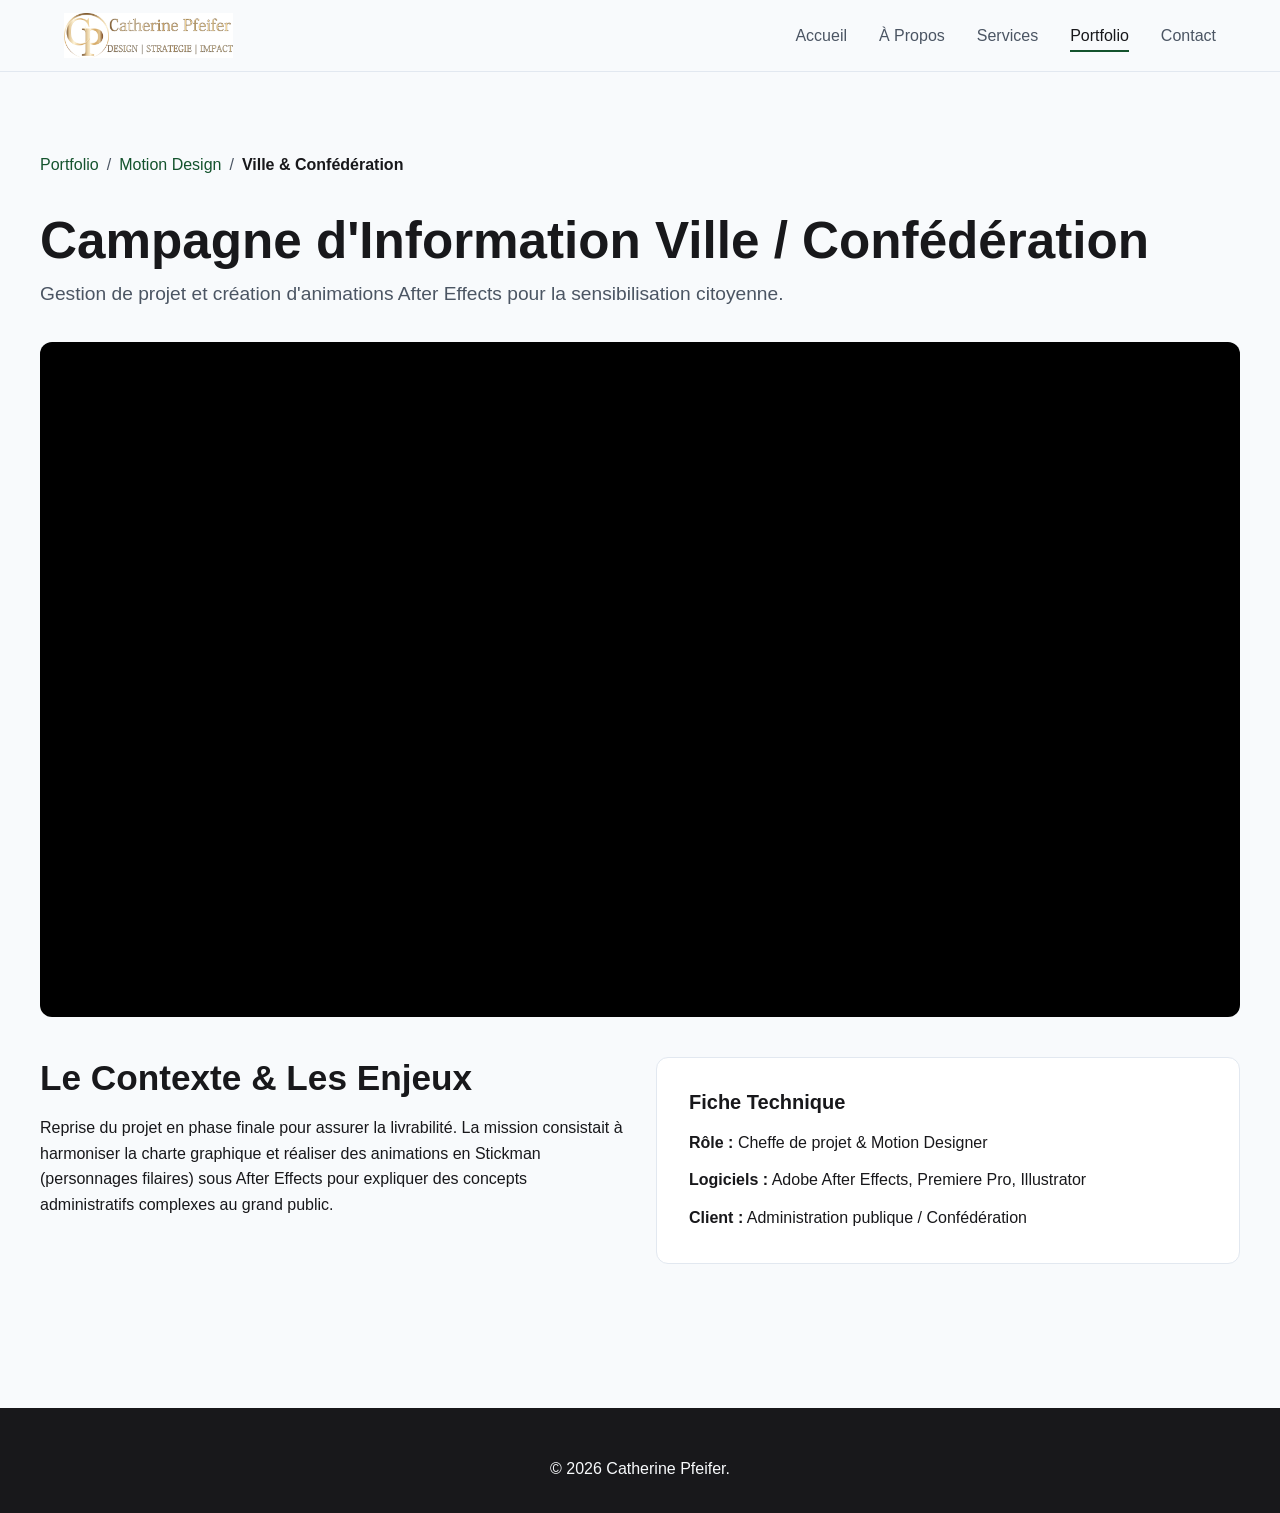
<file: projet-ville-confederation.html>
<!DOCTYPE html>
<html lang="fr">
<head>
  <meta charset="UTF-8">
  <meta name="viewport" content="width=device-width, initial-scale=1.0">
  <title>Projet Ville & Confédération | Motion Design After Effects - Catherine Pfeifer</title>
  <meta name="description" content="Étude de cas : Reprise de la gestion de projet et création des vidéos animées After Effects pour la campagne d'information Ville et Confédération.">
  <link rel="stylesheet" href="css/style.css">
  <style>
    .breadcrumb { display: flex; gap: 0.5rem; color: var(--text-muted); margin-bottom: 2rem; flex-wrap: wrap; }
    .breadcrumb a { color: var(--text-on-green); text-decoration: none; font-weight: 500; }
    .breadcrumb .current { font-weight: 600; color: var(--text-main); }
    .video-container { position: relative; padding-bottom: 56.25%; height: 0; overflow: hidden; border-radius: var(--radius-md); background: #000; margin-bottom: 2.5rem; }
    .video-container iframe, .video-container video { position: absolute; top: 0; left: 0; width: 100%; height: 100%; border: 0; }
  </style>
</head>
<body>

  <header class="site-header">
    <div class="container header-inner">
       <a href="index.html" class="brand-logo">
        <img src="images/CP_2_banniere_blanc.jpg" alt="Catherine Pfeifer - Interactive Media Design & Digital Strategy" style="height: 45px; width: auto; display: block;">
      </a>
      <nav>
        <ul class="nav-menu">
          <li><a href="index.html" class="nav-link">Accueil</a></li>
          <li><a href="a_propos.html" class="nav-link">À Propos</a></li>
          <li><a href="services.html" class="nav-link">Services</a></li>
          <li><a href="portfolio.html" class="nav-link active">Portfolio</a></li>
          <li><a href="contact.html" class="nav-link">Contact</a></li>
        </ul>
      </nav>
    </div>
  </header>

  <main class="container section">
    <!-- FIL D'ARIANE STRICTION SEO -->
    <nav aria-label="Fil d'Ariane" class="breadcrumb">
      <a href="portfolio.html">Portfolio</a>
      <span>/</span>
      <a href="portfolio.html?filter=motion">Motion Design</a>
      <span>/</span>
      <span class="current">Ville &amp; Confédération</span>
    </nav>

    <h1>Campagne d'Information Ville / Confédération</h1>
    <p style="font-size: 1.2rem; color: var(--text-muted); margin: 0.5rem 0 2rem 0;">
      Gestion de projet et création d'animations After Effects pour la sensibilisation citoyenne.
    </p>

    <!-- INTÉGRATION VIDÉO MISE EN AVANT -->
    <div class="video-container">
      <!-- Remplacez src par votre vidéo MP4 ou intégration Vimeo/YouTube -->
      <iframe src="https://www.youtube-nocookie.com/embed/dQw4w9WgXcQ" title="Démo Motion Design" allowfullscreen></iframe>
    </div>

    <!-- DETAILS ET CONTEXTE DU PROJET -->
    <div style="display: grid; grid-template-columns: repeat(auto-fit, minmax(300px, 1fr)); gap: 2rem;">
      <div>
        <h2>Le Contexte &amp; Les Enjeux</h2>
        <p style="margin-top: 1rem;">
          Reprise du projet en phase finale pour assurer la livrabilité. La mission consistait à harmoniser la charte graphique et réaliser des animations en Stickman (personnages filaires) sous After Effects pour expliquer des concepts administratifs complexes au grand public.
        </p>
      </div>
      <div style="background: white; padding: 2rem; border-radius: var(--radius-md); border: 1px solid var(--border-subtle);">
        <h3>Fiche Technique</h3>
        <ul style="list-style: none; margin-top: 1rem; display: flex; flex-direction: column; gap: 0.75rem;">
          <li><strong>Rôle :</strong> Cheffe de projet &amp; Motion Designer</li>
          <li><strong>Logiciels :</strong> Adobe After Effects, Premiere Pro, Illustrator</li>
          <li><strong>Client :</strong> Administration publique / Confédération</li>
        </ul>
      </div>
    </div>
  </main>

  <footer class="site-footer"><div class="container footer-content"><p>&copy; 2026 Catherine Pfeifer.</p></div></footer>
  <script src="js/main.js"></script>
</body>
</html>
</file>
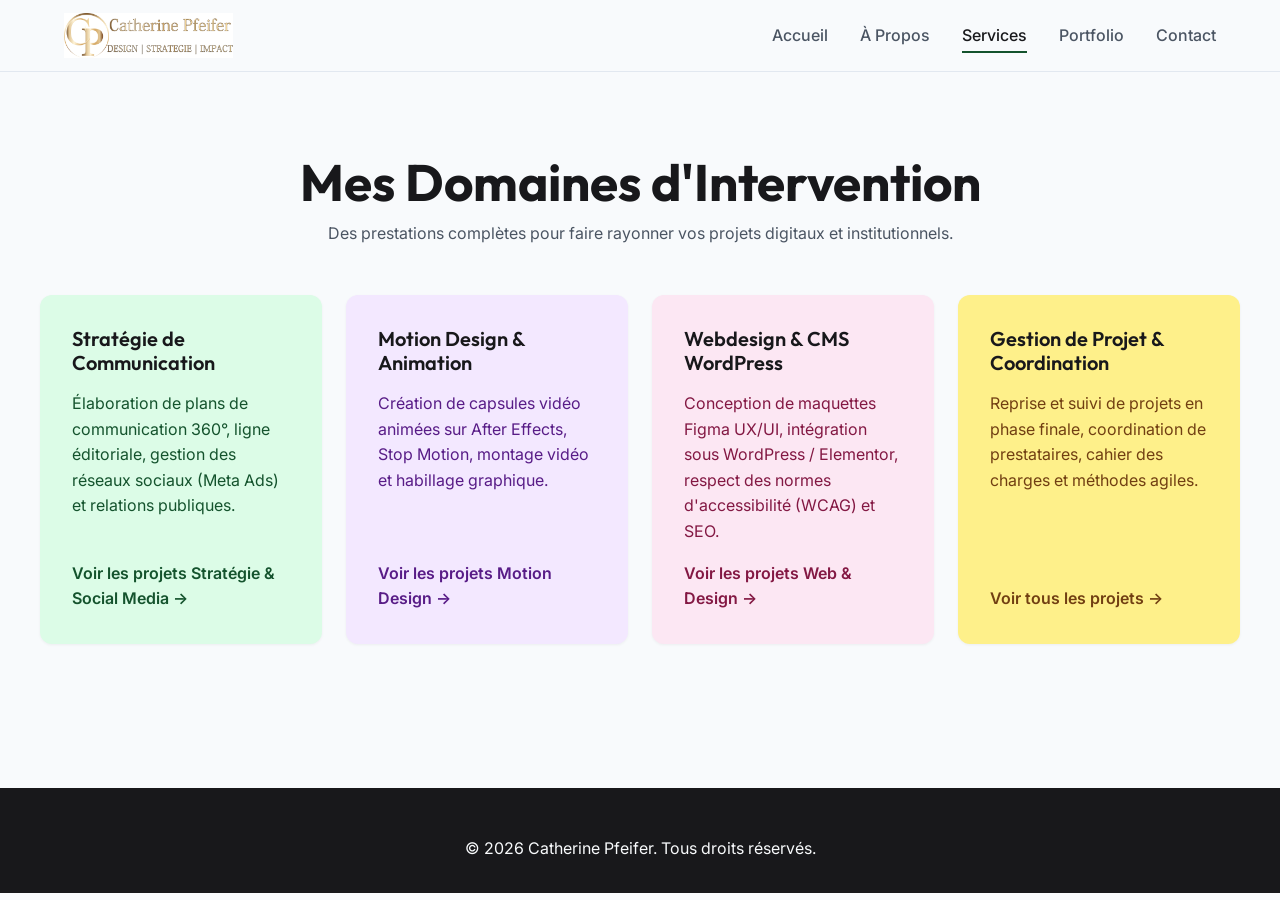
<file: services.html>
<!DOCTYPE html>
<html lang="fr">
<head>
  <meta charset="UTF-8">
  <meta name="viewport" content="width=device-width, initial-scale=1.0">
  <title>Services | Stratégie Communication, Motion Design &amp; Web Lausanne</title>
  <meta name="description" content="Offres de prestations : Stratégie réseaux sociaux, animation After Effects, création de sites WordPress et UX design Figma à Lausanne.">
  <link rel="stylesheet" href="css/style.css">
  <link rel="preconnect" href="https://fonts.googleapis.com">
  <link href="https://fonts.googleapis.com/css2?family=Inter:wght@400;500;600;700&family=Outfit:wght@500;600;700&display=swap" rel="stylesheet">
</head>
<body>

  <!-- EN-TETE ET NAVIGATION -->
  <header class="site-header">
    <div class="container header-inner">
       <a href="index.html" class="brand-logo">
        <img src="images/CP_2_banniere_blanc.jpg" alt="Catherine Pfeifer - Interactive Media Design & Digital Strategy" style="height: 45px; width: auto; display: block;">
      </a>
      <button class="nav-toggle" aria-label="Menu de navigation"><span class="hamburger"></span></button>
      <nav>
        <ul class="nav-menu">
          <li><a href="index.html" class="nav-link">Accueil</a></li>
          <li><a href="a_propos.html" class="nav-link">À Propos</a></li>
          <li><a href="services.html" class="nav-link active">Services</a></li>
          <li><a href="portfolio.html" class="nav-link">Portfolio</a></li>
          <li><a href="contact.html" class="nav-link">Contact</a></li>
        </ul>
      </nav>
    </div>
  </header>

  <main class="container section">
    <div class="section-title">
      <h1>Mes Domaines d'Intervention</h1>
      <p>Des prestations complètes pour faire rayonner vos projets digitaux et institutionnels.</p>
    </div>

    <!-- GRILLE DE CARTES SERVICES (2x2) -->
    <div class="skills-grid">
      
      <!-- Carte 1 : Stratégie -->
      <article class="skill-card card-green">
        <h3>Stratégie de Communication</h3>
        <p>Élaboration de plans de communication 360°, ligne éditoriale, gestion des réseaux sociaux (Meta Ads) et relations publiques.</p>
        <a href="portfolio.html?filter=social" class="project-link" style="margin-top: auto; color: var(--text-on-green); font-weight: 600; text-decoration: none;">Voir les projets Stratégie &amp; Social Media &rarr;</a>
      </article>

      <!-- Carte 2 : Motion Design -->
      <article class="skill-card card-purple">
        <h3>Motion Design &amp; Animation</h3>
        <p>Création de capsules vidéo animées sur After Effects, Stop Motion, montage vidéo et habillage graphique.</p>
        <a href="portfolio.html?filter=motion" class="project-link" style="margin-top: auto; color: var(--text-on-purple); font-weight: 600; text-decoration: none;">Voir les projets Motion Design &rarr;</a>
      </article>

      <!-- Carte 3 : Webdesign -->
      <article class="skill-card card-pink">
        <h3>Webdesign &amp; CMS WordPress</h3>
        <p>Conception de maquettes Figma UX/UI, intégration sous WordPress / Elementor, respect des normes d'accessibilité (WCAG) et SEO.</p>
        <a href="portfolio.html?filter=web" class="project-link" style="margin-top: auto; color: var(--text-on-pink); font-weight: 600; text-decoration: none;">Voir les projets Web &amp; Design &rarr;</a>
      </article>

      <!-- Carte 4 : Gestion de projet -->
      <article class="skill-card card-yellow">
        <h3>Gestion de Projet &amp; Coordination</h3>
        <p>Reprise et suivi de projets en phase finale, coordination de prestataires, cahier des charges et méthodes agiles.</p>
        <a href="portfolio.html?filter=all" class="project-link" style="margin-top: auto; color: var(--text-on-yellow); font-weight: 600; text-decoration: none;">Voir tous les projets &rarr;</a>
      </article>

    </div>
  </main>

  <footer class="site-footer">
    <div class="container footer-content">
      <p>&copy; 2026 Catherine Pfeifer. Tous droits réservés.</p>
    </div>
  </footer>

  <script src="js/main.js"></script>
</body>
</html>
</file>
<file: css/style.css>
/* ==========================================
   CHARTE GRAPHIQUE & PALETTE ACCESSIBLE (WCAG AA)
   ========================================== */
:root {
  --bg-green-pastel: #DCFCE7;
  --bg-purple-pastel: #F3E8FF;
  --bg-pink-pastel: #FCE7F3;
  --bg-yellow-pastel: #FEF08A;
  --bg-page: #F8FAFC;
  --bg-surface: #FFFFFF;
    
  --text-on-green: #14532D;
  --text-on-purple: #581C87;
  --text-on-pink: #831843;
  --text-on-yellow: #713F12;
    
  --text-main: #18181B;
  --text-muted: #4B5563;
  --accent-gold: #B45309;
  --border-subtle: #E2E8F0;
  --focus-ring: #2563EB;

  --font-heading: 'Outfit', -apple-system, sans-serif;
  --font-body: 'Inter', -apple-system, sans-serif;

  --max-width: 1200px;
  --header-height: 72px;
  --radius-sm: 8px;
  --radius-md: 12px;
  --radius-lg: 20px;
  --transition: all 0.25s cubic-bezier(0.4, 0, 0.2, 1);
  --shadow-sm: 0 1px 3px rgba(0,0,0,0.05);
  --shadow-md: 0 4px 6px -1px rgba(0,0,0,0.05), 0 2px 4px -1px rgba(0,0,0,0.03);
}

*, *::before, *::after { box-sizing: border-box; margin: 0; padding: 0; }
html { scroll-behavior: smooth; font-size: 100%; }
body {
  font-family: var(--font-body);
  background-color: var(--bg-page);
  color: var(--text-main);
  line-height: 1.6;
  -webkit-font-smoothing: antialiased;
}

:focus-visible { outline: 3px solid var(--focus-ring); outline-offset: 3px; border-radius: 4px; }

h1, h2, h3, h4 { font-family: var(--font-heading); color: var(--text-main); line-height: 1.2; }
h1 { font-size: clamp(2rem, 4vw, 3.2rem); font-weight: 700; }
h2 { font-size: clamp(1.6rem, 3vw, 2.2rem); font-weight: 700; }
h3 { font-size: 1.25rem; font-weight: 600; }

.container { width: 100%; max-width: var(--max-width); margin: 0 auto; padding: 0 1.5rem; }
.section { padding: 5rem 0; }
.section-title { text-align: center; margin-bottom: 3rem; }
.section-title p { color: var(--text-muted); margin-top: 0.5rem; }

/* Boutons & Badges */
.btn {
  display: inline-flex; align-items: center; justify-content: center; gap: 0.5rem;
  padding: 0.875rem 1.75rem; font-weight: 600; font-size: 1rem; text-decoration: none;
  border-radius: var(--radius-sm); border: 2px solid transparent; cursor: pointer; transition: var(--transition);
}
.btn-primary { background-color: var(--text-on-green); color: #FFFFFF; }
.btn-primary:hover { background-color: #0f3d21; transform: translateY(-2px); }
.btn-outline { border-color: var(--text-on-green); color: var(--text-on-green); background-color: transparent; }
.btn-outline:hover { background-color: var(--bg-green-pastel); transform: translateY(-2px); }

.badge { display: inline-flex; align-items: center; gap: 0.5rem; padding: 0.35rem 0.85rem; border-radius: 50px; font-size: 0.875rem; font-weight: 600; }
.badge-green { background: var(--bg-green-pastel); color: var(--text-on-green); }
.badge-purple { background: var(--bg-purple-pastel); color: var(--text-on-purple); }
.badge-pink { background: var(--bg-pink-pastel); color: var(--text-on-pink); }
.badge-yellow { background: var(--bg-yellow-pastel); color: var(--text-on-yellow); }

/* Navigation Header */
.site-header {
  position: sticky; top: 0; height: var(--header-height);
  background-color: rgba(248, 250, 252, 0.95); backdrop-filter: blur(8px);
  border-bottom: 1px solid var(--border-subtle); z-index: 1000; display: flex; align-items: center;
}
.header-inner { display: flex; align-items: center; justify-content: space-between; width: 100%; }
.brand-logo { font-family: var(--font-heading); font-size: 1.25rem; font-weight: 700; color: var(--text-main); text-decoration: none; }
.brand-logo span { color: var(--accent-gold); }
.nav-menu { display: flex; gap: 2rem; list-style: none; }
.nav-link { text-decoration: none; color: var(--text-muted); font-weight: 500; transition: var(--transition); padding: 0.5rem 0; position: relative; }
.nav-link:hover, .nav-link.active { color: var(--text-main); }
.nav-link.active::after { content: ''; position: absolute; bottom: 0; left: 0; width: 100%; height: 2px; background-color: var(--text-on-green); }

.nav-toggle { display: none; background: none; border: none; cursor: pointer; padding: 0.5rem; }
.hamburger { display: block; width: 24px; height: 2px; background: var(--text-main); position: relative; transition: var(--transition); }
.hamburger::before, .hamburger::after { content: ''; position: absolute; width: 24px; height: 2px; background: var(--text-main); left: 0; transition: var(--transition); }
.hamburger::before { top: -6px; }
.hamburger::after { top: 6px; }

/* Cartes & Grilles */
.skills-grid { display: grid; grid-template-columns: repeat(auto-fit, minmax(260px, 1fr)); gap: 1.5rem; }
.skill-card { padding: 2rem; border-radius: var(--radius-md); box-shadow: var(--shadow-sm); transition: var(--transition); display: flex; flex-direction: column; gap: 1rem; }
.skill-card.card-green { background-color: var(--bg-green-pastel); color: var(--text-on-green); }
.skill-card.card-purple { background-color: var(--bg-purple-pastel); color: var(--text-on-purple); }
.skill-card.card-pink { background-color: var(--bg-pink-pastel); color: var(--text-on-pink); }
.skill-card.card-yellow { background-color: var(--bg-yellow-pastel); color: var(--text-on-yellow); }

.projects-grid { display: grid; grid-template-columns: repeat(auto-fill, minmax(320px, 1fr)); gap: 2rem; }
.project-card { background: var(--bg-surface); border-radius: var(--radius-md); border: 1px solid var(--border-subtle); overflow: hidden; display: flex; flex-direction: column; transition: var(--transition); }
.project-card:hover { transform: translateY(-4px); box-shadow: var(--shadow-md); }
.project-card.is-hidden { display: none; }
.project-thumb { height: 200px; background-color: #E2E8F0; display: flex; align-items: center; justify-content: center; font-weight: 600; color: var(--text-muted); }
.project-content { padding: 1.5rem; display: flex; flex-direction: column; flex-grow: 1; gap: 1rem; }

/* Timeline */
.timeline { position: relative; max-width: 800px; margin: 0 auto; padding: 2rem 0; }
.timeline::before { content: ''; position: absolute; top: 0; bottom: 0; left: 20px; width: 2px; background: var(--border-subtle); }
@media (min-width: 768px) { .timeline::before { left: 50%; transform: translateX(-50%); } }
.timeline-item { position: relative; margin-bottom: 2.5rem; width: 100%; }
.timeline-badge { position: absolute; top: 0; left: 6px; width: 30px; height: 30px; border-radius: 50%; background: var(--bg-surface); border: 3px solid var(--text-on-green); z-index: 2; }
@media (min-width: 768px) { .timeline-badge { left: 50%; transform: translateX(-50%); } }
.timeline-panel { position: relative; margin-left: 60px; padding: 1.5rem; background: var(--bg-surface); border-radius: var(--radius-md); border: 1px solid var(--border-subtle); box-shadow: var(--shadow-sm); }
@media (min-width: 768px) {
  .timeline-item:nth-child(odd) .timeline-panel { margin-left: 0; width: 45%; }
  .timeline-item:nth-child(even) .timeline-panel { margin-left: 55%; width: 45%; }
}

/* Footer */
.site-footer { background: var(--text-main); color: #F8FAFC; padding: 3rem 0 2rem 0; margin-top: 4rem; }
.footer-content { display: flex; flex-direction: column; align-items: center; gap: 1.5rem; text-align: center; }
.footer-links { display: flex; gap: 1.5rem; list-style: none; }
.footer-links a { color: #9CA3AF; text-decoration: none; transition: var(--transition); }
.footer-links a:hover { color: #FFFFFF; }

@media (max-width: 767px) {
  .nav-toggle { display: block; z-index: 1001; }
  .nav-menu { position: fixed; top: 0; right: -100%; width: 80%; max-width: 300px; height: 100vh; background: var(--bg-surface); flex-direction: column; padding: 6rem 2rem 2rem 2rem; box-shadow: -4px 0 12px rgba(0,0,0,0.1); transition: right 0.3s ease-in-out; }
  .nav-menu.is-open { right: 0; }
}

/* ==========================================
   VARIATION DE BOUTONS OR / DORE (ACCESSIBLE)
   ========================================== */

/* 1. Bouton Or Plein (Fond doré + Texte foncé pour le contraste) */
.btn-gold-fill {
  background-color: var(--accent-gold); /* #B45309 ou #D97706 */
  color: #18181B;                       /* Texte foncé indispensable pour WCAG AA */
  border-color: var(--accent-gold);
  font-weight: 700;
}

.btn-gold-fill:hover {
  background-color: #92400E;           /* Version légèrement plus sombre au survol */
  color: #FFFFFF;                      /* Texte blanc valide car le fond devient plus sombre */
  border-color: #92400E;
  transform: translateY(-2px);
}

/* 2. Bouton Contour Or (Fond transparent + Bordure & Texte dorés) */
.btn-gold-outline {
  background-color: transparent;
  color: var(--accent-gold);            /* Texte doré sombre #B45309 */
  border: 2px solid var(--accent-gold);
  font-weight: 700;
}

.btn-gold-outline:hover {
  background-color: var(--bg-yellow-pastel); /* Fond jaune/or pastel au survol */
  color: #713F12;                             /* Texte marron/bronze très contrasté */
  border-color: var(--accent-gold);
  transform: translateY(-2px);
}
</file>
